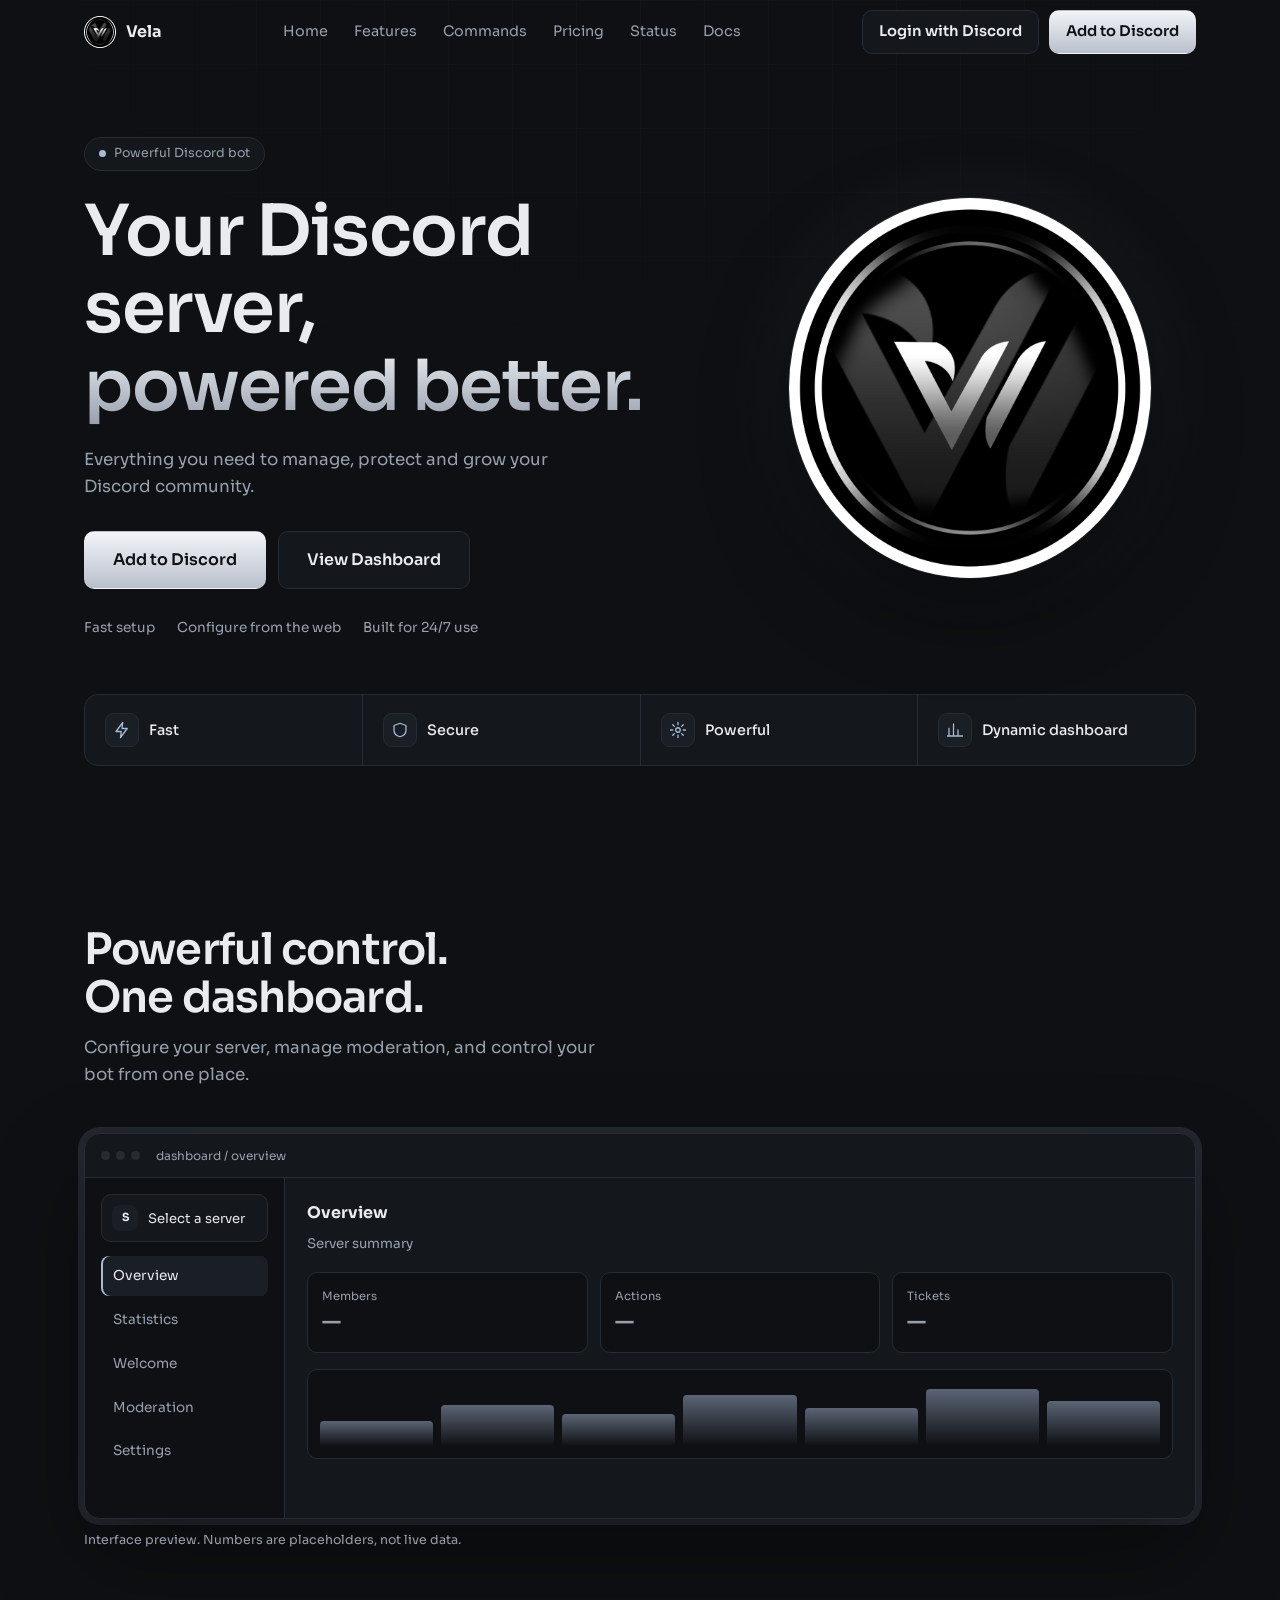
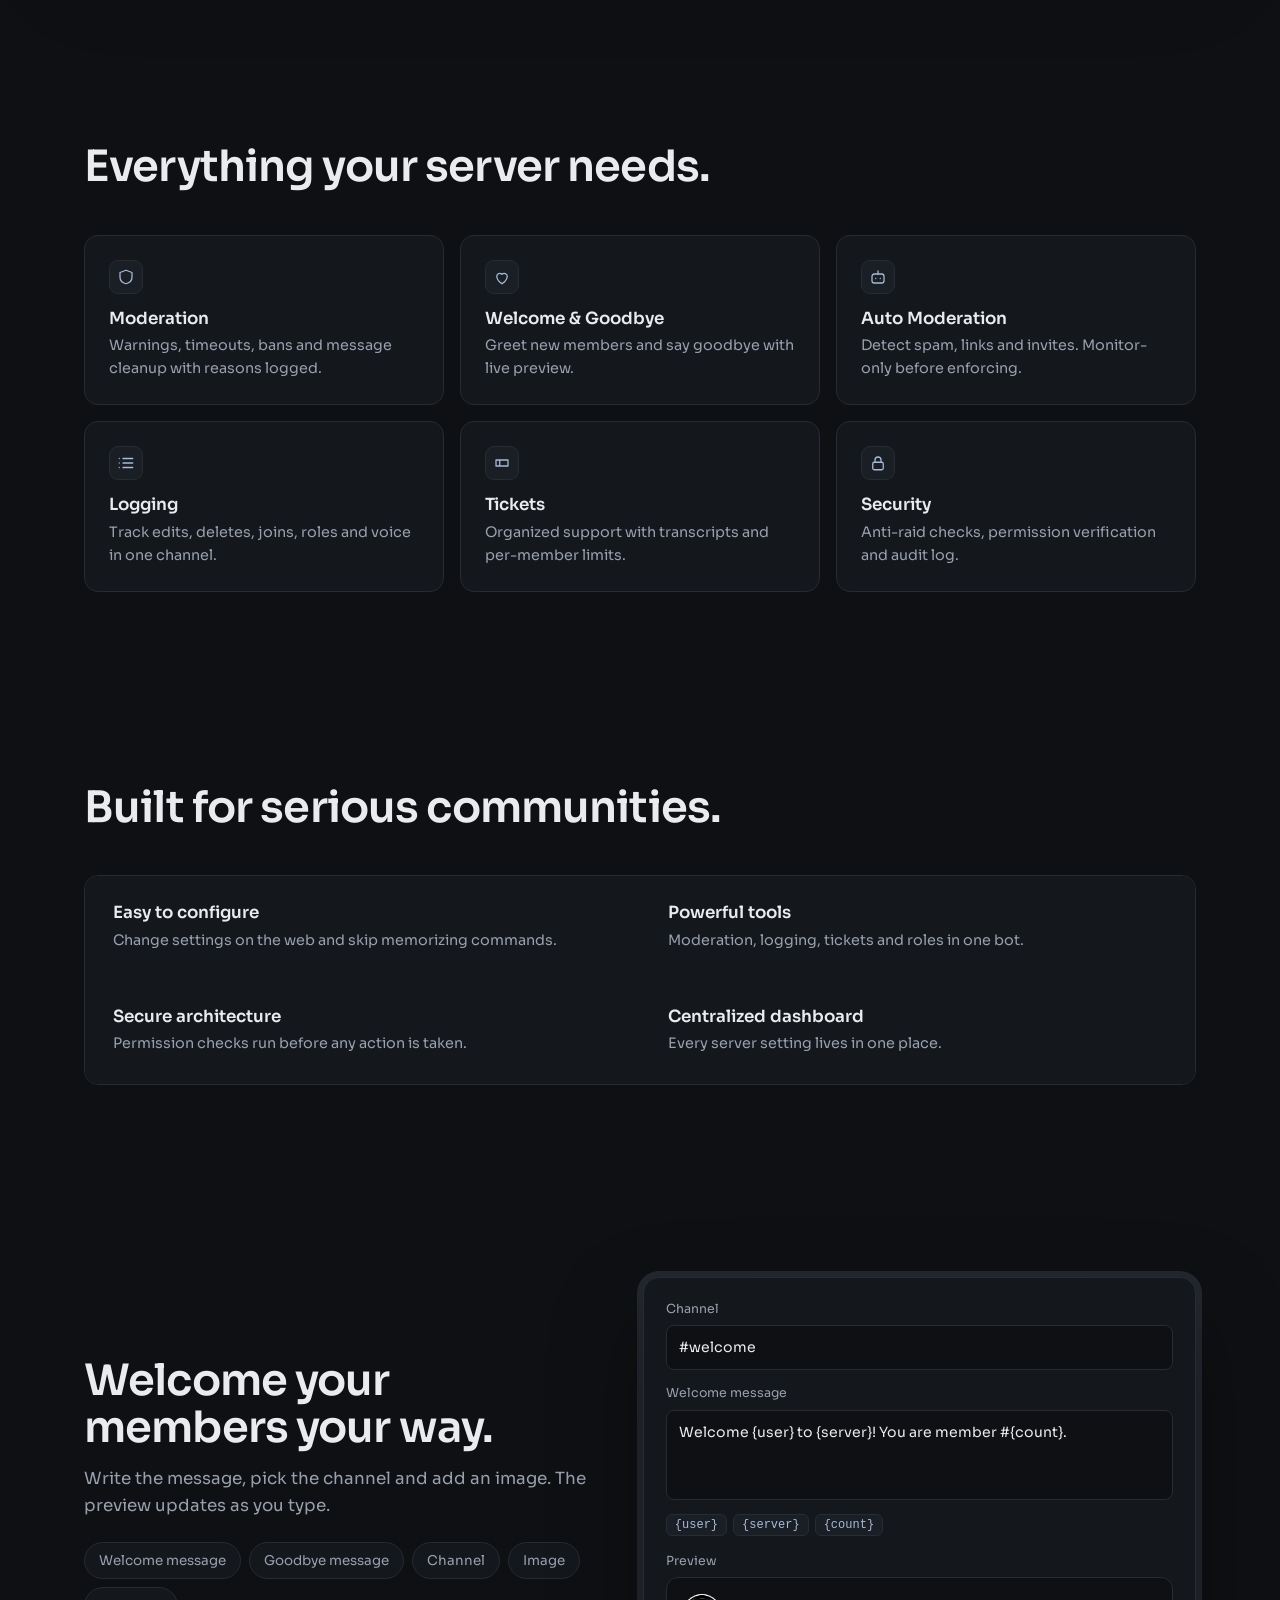
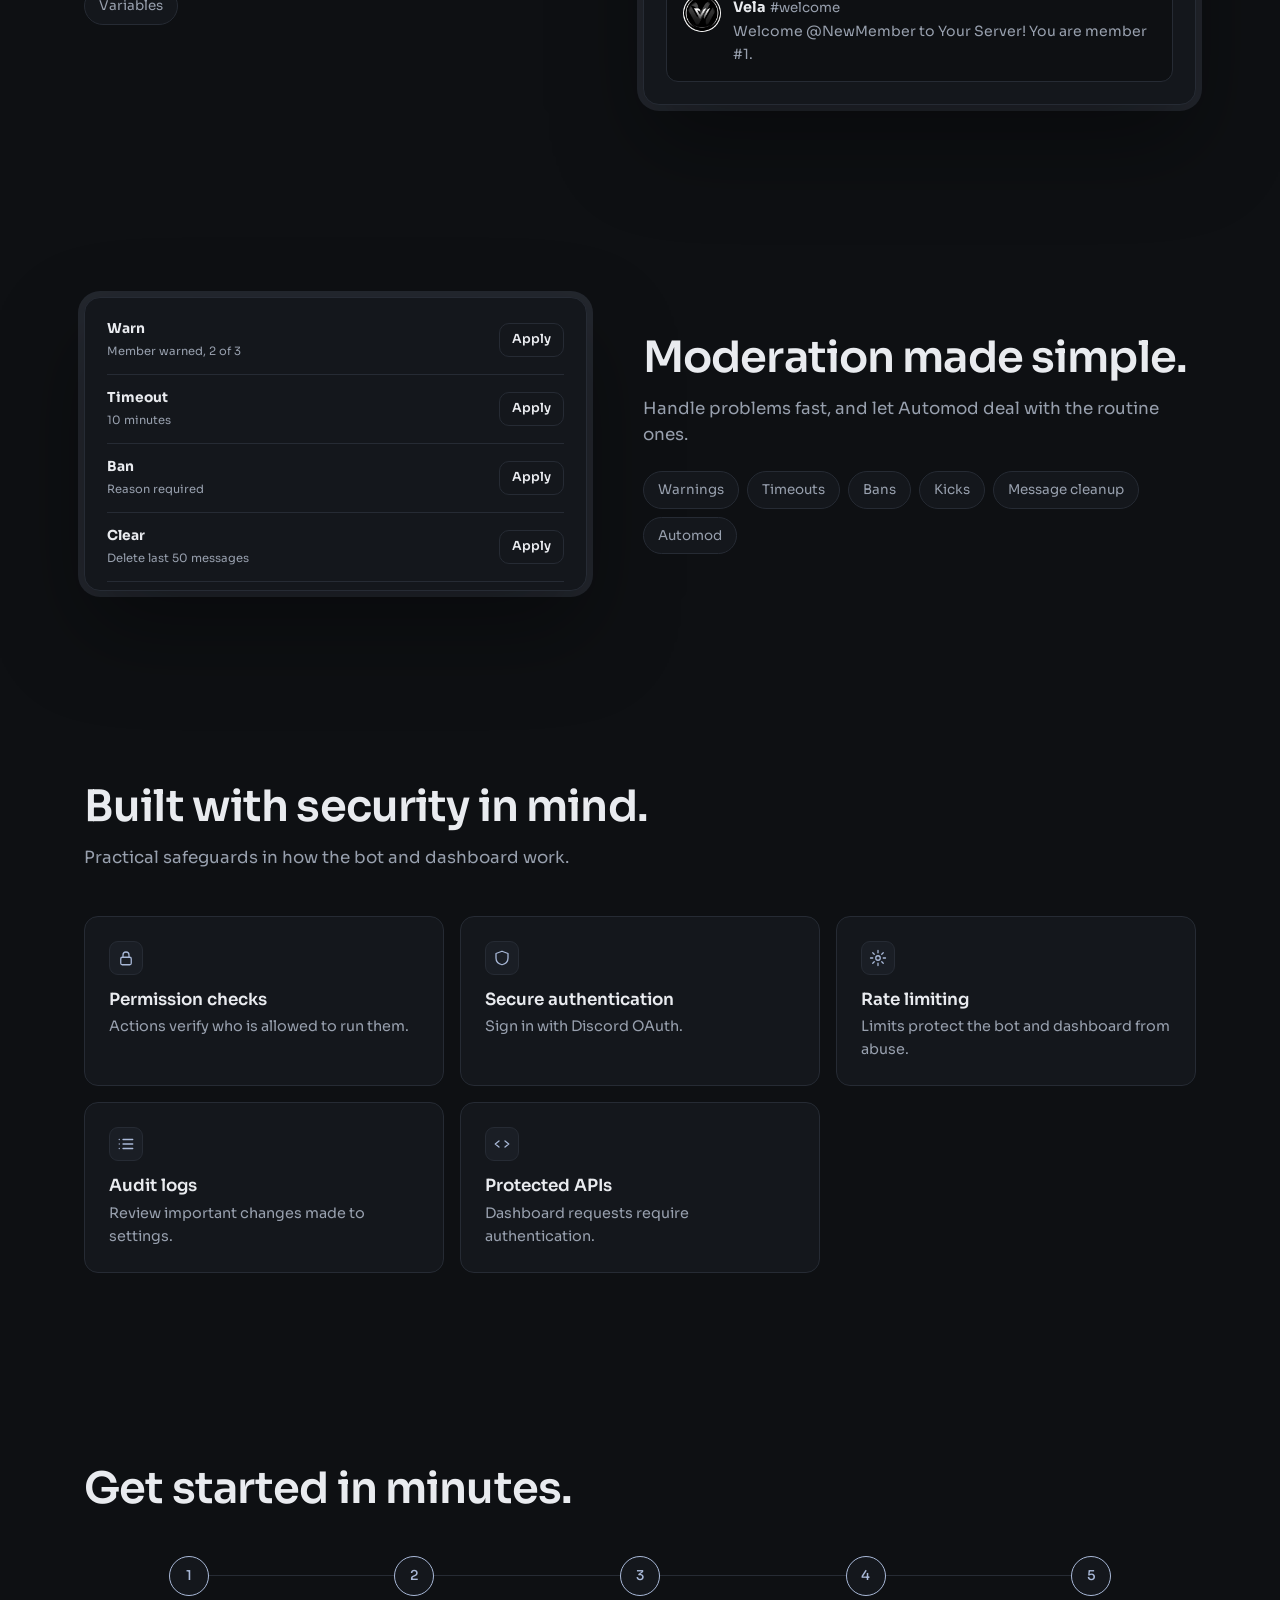
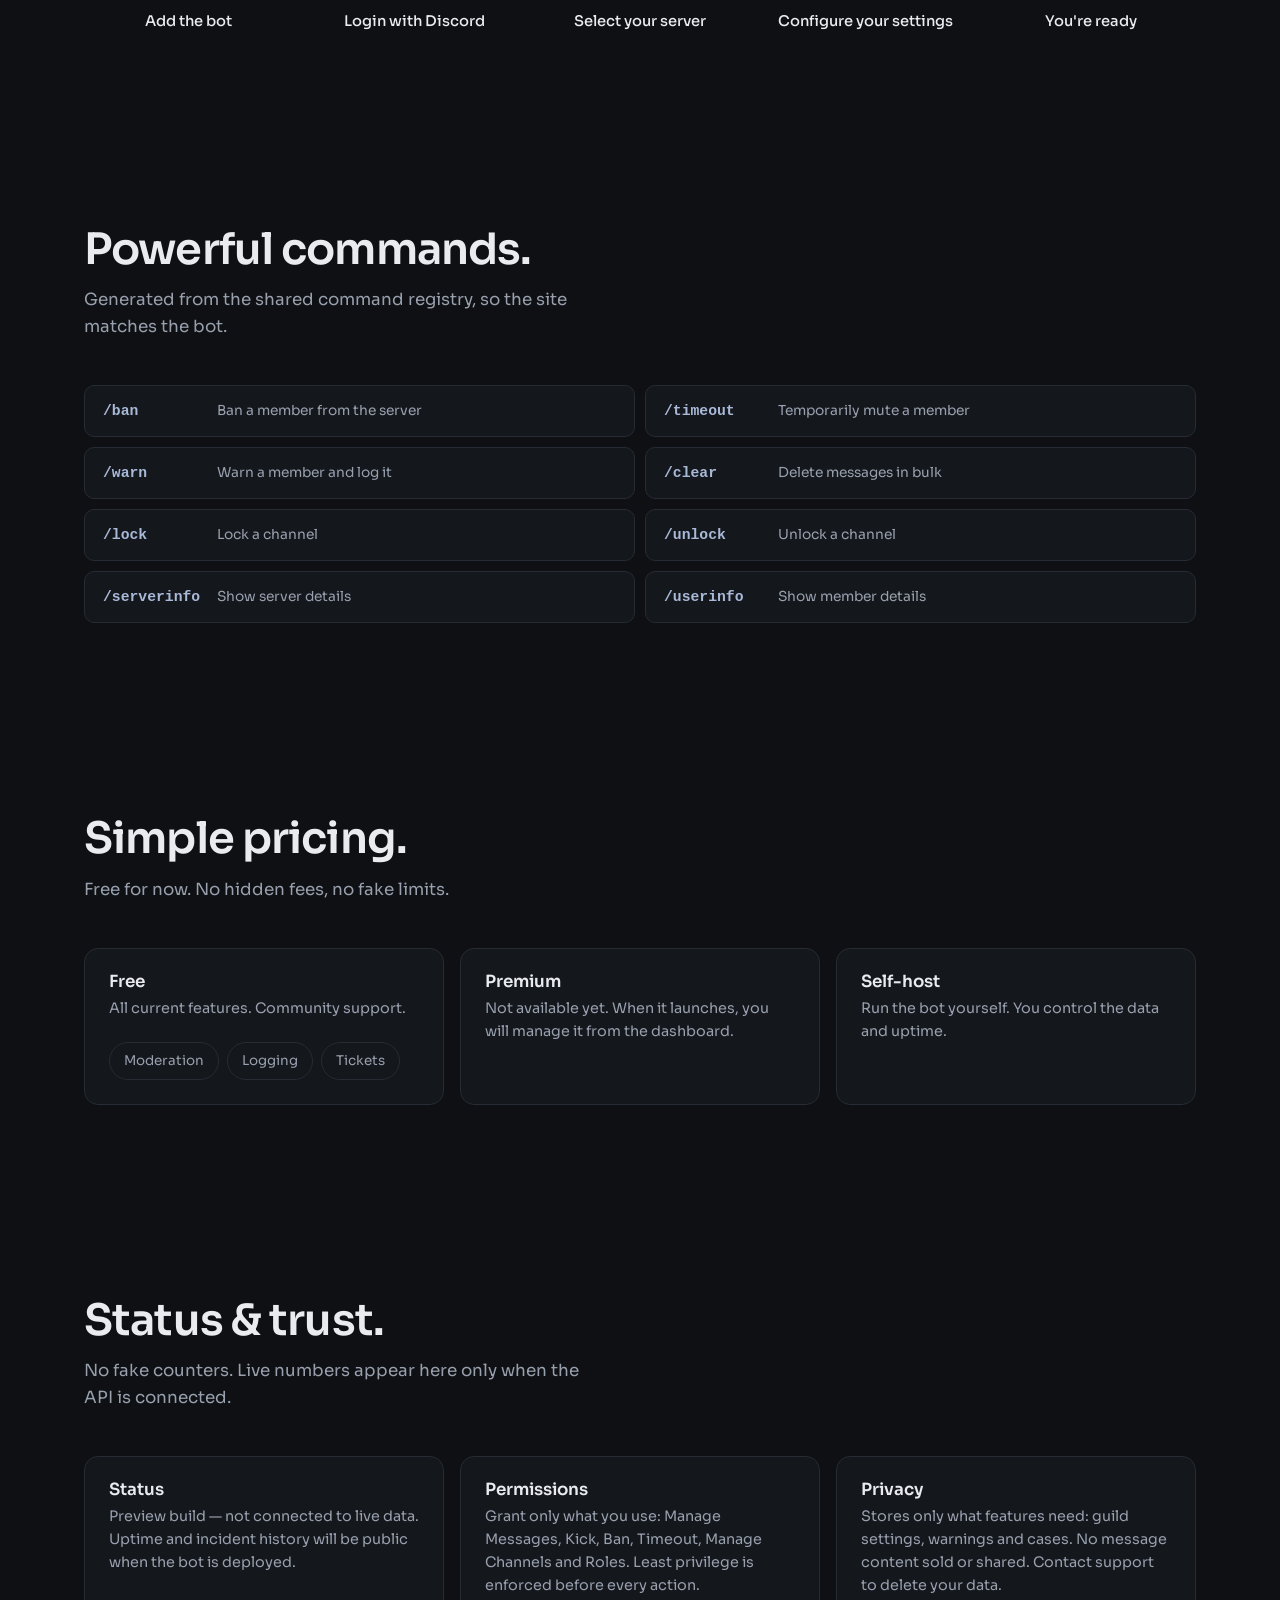
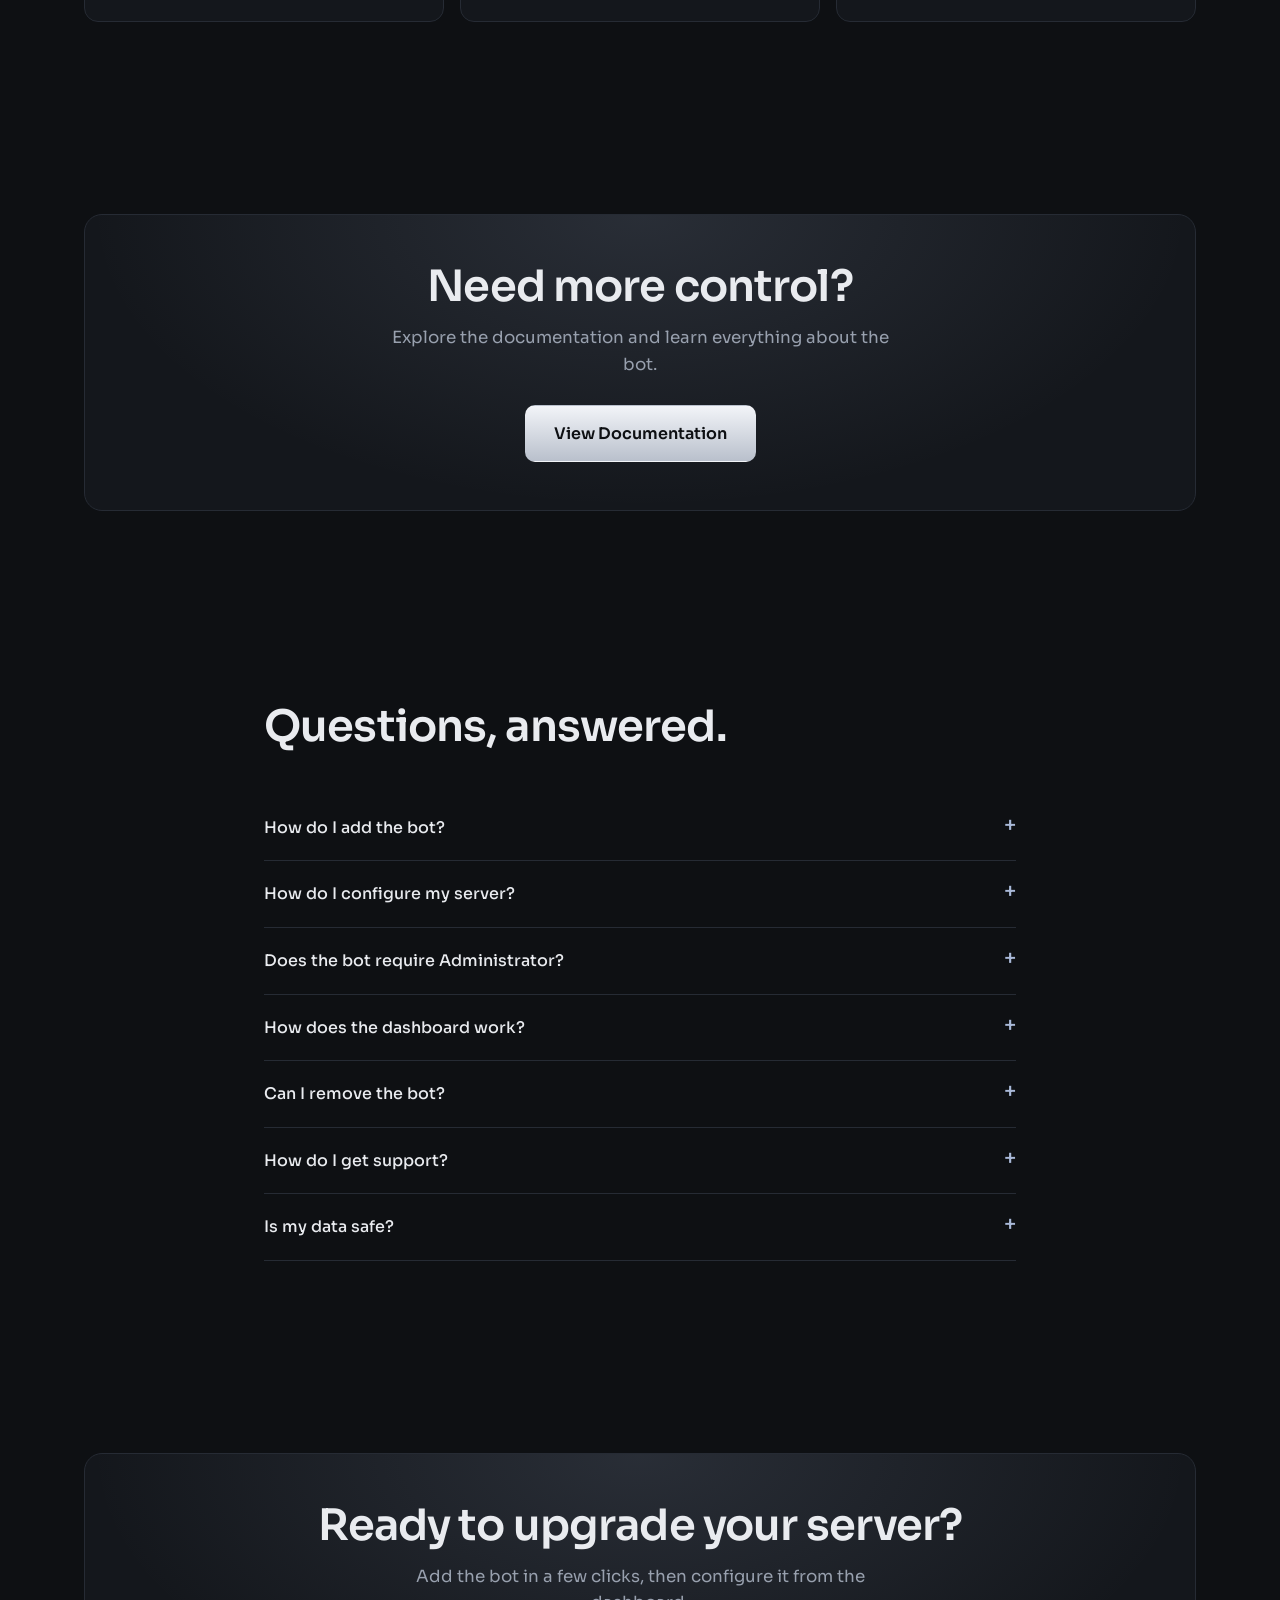
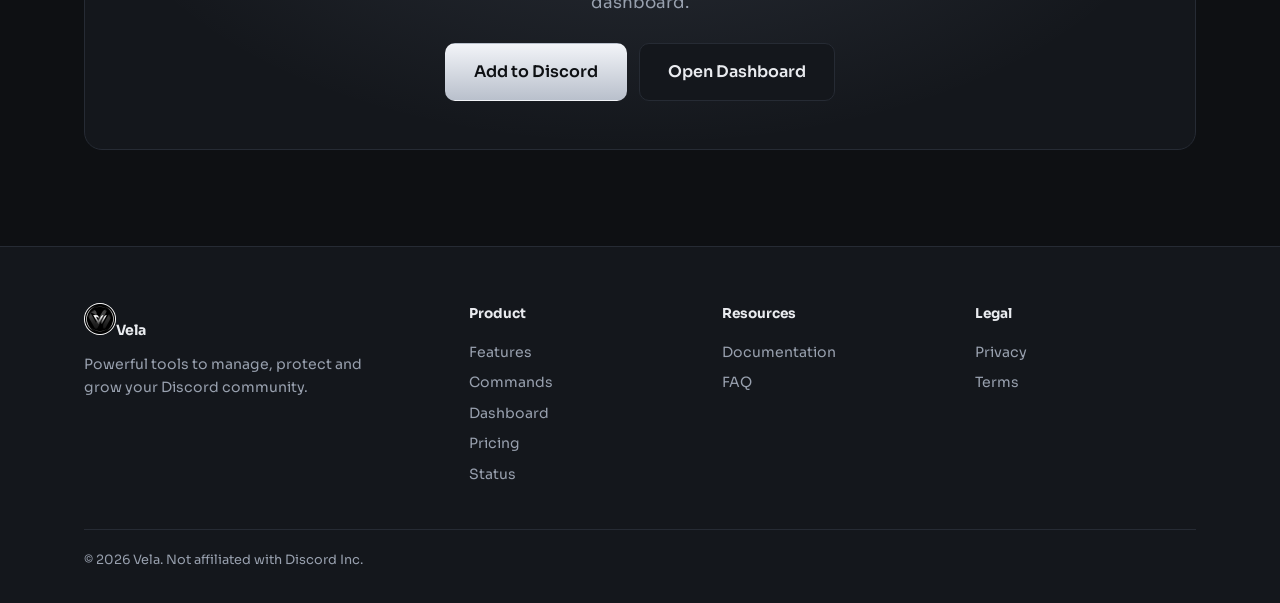
<file: index.html>
<!DOCTYPE html>
<html lang="en" dir="ltr" data-theme="brand">
<head>
<meta charset="utf-8">
<meta name="viewport" content="width=device-width, initial-scale=1, viewport-fit=cover">
<title>Vela — Powerful Discord Bot</title>
<meta name="description" content="Powerful tools to manage, protect and grow your Discord community.">
<meta property="og:title" content="Vela — Powerful Discord Bot"><meta property="og:description" content="Powerful tools to manage, protect and grow your Discord community."><meta property="og:type" content="website">
<meta name="twitter:card" content="summary_large_image">
<link rel="canonical" href="/">
<link rel="icon" href="[data-uri]">
<link rel="preconnect" href="https://fonts.googleapis.com"><link rel="preconnect" href="https://fonts.gstatic.com" crossorigin>
<link rel="stylesheet" href="https://fonts.googleapis.com/css2?family=Sora:wght@400;500;600;700&display=swap">
<style>
:root{--bg:#0e1013;--bg2:#14171c;--bg3:#1a1e25;--line:#262b34;--tx:#e9ebef;--mut:#98a0ae;--sil:#d9dde4;--acc:#a9b9d8;--glow:rgba(169,185,216,.14);color-scheme:dark}
:root[data-theme=light]{--bg:#f3f4f6;--bg2:#fff;--bg3:#eceef2;--line:#d8dce3;--tx:#12151a;--mut:#5b6472;--sil:#2a303a;--acc:#4a5f8c;--glow:rgba(74,95,140,.12);color-scheme:light}
@media(prefers-color-scheme:light){:root:not([data-theme=dark]){--bg:#f3f4f6;--bg2:#fff;--bg3:#eceef2;--line:#d8dce3;--tx:#12151a;--mut:#5b6472;--sil:#2a303a;--acc:#4a5f8c;--glow:rgba(74,95,140,.12);color-scheme:light}}
*{box-sizing:border-box;margin:0}
html{scroll-behavior:smooth;scroll-padding-top:72px}
body{font:400 16px/1.6 Sora,system-ui,-apple-system,"Segoe UI",Tahoma,sans-serif;background:var(--bg);color:var(--tx);overflow-x:hidden;padding-top:env(safe-area-inset-top,0)}
body:before{content:"";position:fixed;inset:0;z-index:-1;pointer-events:none;background:linear-gradient(var(--line) 1px,transparent 1px) 0 0/64px 64px,linear-gradient(90deg,var(--line) 1px,transparent 1px) 0 0/64px 64px;opacity:.25;mask:radial-gradient(ellipse 70% 50% at 50% 0,#000,transparent)}
a{color:inherit;text-decoration:none}
:focus-visible{outline:2px solid var(--acc);outline-offset:3px;border-radius:6px}
.w{max-width:1160px;margin:0 auto;padding:0 24px}
section{padding:96px 0}
h1,h2,h3{line-height:1.1;letter-spacing:-.02em;font-weight:600}
h1{font-size:clamp(2.4rem,6vw,4.4rem)}h2{font-size:clamp(1.8rem,4vw,2.7rem);margin-bottom:14px}h3{font-size:1.05rem;letter-spacing:0}
.lead{color:var(--mut);max-width:520px;font-size:1.05rem}
.head{margin-bottom:44px}
.btn{display:inline-flex;align-items:center;justify-content:center;gap:8px;padding:12px 22px;border-radius:10px;font-weight:600;font-size:.92rem;border:1px solid var(--line);background:var(--bg2);color:var(--tx);cursor:pointer;transition:transform .15s,border-color .15s,background .15s;font-family:inherit}
.btn:hover{border-color:var(--acc);transform:translateY(-1px)}.btn:active{transform:none}
.btn.p{background:linear-gradient(180deg,var(--btn-hi,#f2f4f8),var(--btn-lo,#b9c0cc));color:var(--color-primary-content,#0e1013);border-color:transparent}
.btn.p:hover{filter:brightness(1.06)}
.btn.lg{padding:15px 28px;font-size:1rem}
/* nav */
nav{position:sticky;top:0;z-index:50;transition:background .25s,border-color .25s,box-shadow .25s,backdrop-filter .25s;border-bottom:1px solid transparent}
nav.s{background:color-mix(in srgb,var(--bg) 82%,transparent);backdrop-filter:blur(10px);-webkit-backdrop-filter:blur(10px);border-color:var(--line);box-shadow:0 6px 24px rgba(0,0,0,.18)}
.nb{display:flex;align-items:center;justify-content:space-between;height:64px;gap:16px}
.brand{display:flex;align-items:center;gap:10px;font-weight:700}
.brand img{width:32px;height:32px;border-radius:50%}
.links{display:flex;gap:26px;font-size:.9rem;color:var(--mut)}
.links a:hover{color:var(--tx)}
.na{display:flex;gap:10px;align-items:center}.na .btn{padding:9px 16px}
.mb{display:none}
.drawer{position:fixed;inset:0 0 0 auto;width:min(320px,86vw);background:var(--bg2);border-left:1px solid var(--line);z-index:60;padding:24px;display:flex;flex-direction:column;gap:6px;transform:translateX(100%);transition:transform .25s;visibility:hidden}
.drawer.o{transform:none;visibility:visible}
.drawer a{padding:12px 4px;border-bottom:1px solid var(--line)}
.drawer .btn{margin-top:10px;border-bottom:1px solid var(--line)}
.scrim{position:fixed;inset:0;background:rgba(0,0,0,.5);z-index:55;opacity:0;pointer-events:none;transition:opacity .25s}.scrim.o{opacity:1;pointer-events:auto}
/* hero */
.hero{padding:72px 0 64px;position:relative}
.hg{display:grid;grid-template-columns:1.15fr .85fr;gap:48px;align-items:center}
.badge{display:inline-flex;gap:8px;align-items:center;padding:6px 14px;border:1px solid var(--line);border-radius:99px;font-size:.78rem;color:var(--mut);background:var(--bg2);margin-bottom:22px}
.badge i{width:7px;height:7px;border-radius:50%;background:var(--acc)}
.hero h1 span{display:block;background:linear-gradient(180deg,var(--tx),var(--mut));-webkit-background-clip:text;background-clip:text;color:transparent}
.hero p{margin:22px 0 30px}
.cta{display:flex;gap:12px;flex-wrap:wrap}
.mini{display:flex;gap:22px;flex-wrap:wrap;margin-top:28px;color:var(--mut);font-size:.85rem}
.logo{position:relative;display:grid;place-items:center}
.logo:before{content:"";position:absolute;width:120%;aspect-ratio:1;background:radial-gradient(circle,var(--glow),transparent 65%)}
.logo img{position:relative;width:min(380px,80%);border-radius:50%;box-shadow:0 30px 80px rgba(0,0,0,.5),0 0 0 1px var(--line)}
@media(prefers-reduced-motion:no-preference){.logo img{animation:fl 7s ease-in-out infinite}}
@keyframes fl{50%{transform:translateY(-8px)}}
.quick{display:grid;grid-template-columns:repeat(4,1fr);gap:1px;background:var(--line);border:1px solid var(--line);border-radius:14px;overflow:hidden;margin-top:56px}
.quick div{background:var(--bg2);padding:18px 20px;font-size:.9rem;font-weight:500;display:flex;gap:10px;align-items:center}
.ic{width:34px;height:34px;flex:none;border-radius:9px;background:var(--bg3);border:1px solid var(--line);display:grid;place-items:center;color:var(--acc)}
.ic svg{width:18px;height:18px;fill:none;stroke:currentColor;stroke-width:1.7;stroke-linecap:round;stroke-linejoin:round}
/* dashboard preview */
.frame{border:1px solid var(--line);border-radius:16px;background:var(--bg2);box-shadow:0 40px 90px rgba(0,0,0,.35),0 0 0 6px var(--glow);overflow:hidden}
.fbar{display:flex;gap:6px;padding:12px 16px;border-bottom:1px solid var(--line);align-items:center;font-size:.75rem;color:var(--mut)}
.fbar i{width:9px;height:9px;border-radius:50%;background:var(--line)}
.scroll{overflow-x:auto}
.dash{display:grid;grid-template-columns:200px 1fr;min-width:720px;min-height:340px;direction:ltr}
.side{border-right:1px solid var(--line);padding:16px;display:flex;flex-direction:column;gap:4px;background:var(--bg)}
.sel{display:flex;gap:10px;align-items:center;padding:10px;border:1px solid var(--line);border-radius:10px;font-size:.82rem;margin-bottom:10px;background:var(--bg2)}
.sel b{width:26px;height:26px;border-radius:8px;background:var(--bg3);display:grid;place-items:center;font-size:.7rem}
.tab{all:unset;cursor:pointer;padding:9px 12px;border-radius:8px;font-size:.85rem;color:var(--mut);transition:background .15s,color .15s}
.tab:hover{background:var(--bg3);color:var(--tx)}
.tab[aria-selected=true]{background:var(--bg3);color:var(--tx);box-shadow:inset 2px 0 var(--acc)}
.pane{padding:22px;display:none}.pane.o{display:block}
.pane h4{font-size:1rem;margin-bottom:4px}.pane small{color:var(--mut)}
.stats{display:grid;grid-template-columns:repeat(3,1fr);gap:12px;margin:16px 0}
.stat{border:1px solid var(--line);border-radius:10px;padding:14px;background:var(--bg)}
.stat em{display:block;font-style:normal;color:var(--mut);font-size:.72rem}
.stat b{font-size:1.3rem;color:var(--mut)}
.bars{display:flex;gap:8px;align-items:flex-end;height:90px;border:1px solid var(--line);border-radius:10px;padding:12px;background:var(--bg)}
.bars i{flex:1;background:linear-gradient(var(--acc),transparent);opacity:.5;border-radius:4px 4px 0 0}
.row{display:flex;justify-content:space-between;align-items:center;padding:12px 0;border-bottom:1px solid var(--line);font-size:.86rem;gap:12px}
.tg{all:unset;box-sizing:border-box;width:36px;height:20px;min-width:44px;min-height:26px;border-radius:99px;background:var(--acc);position:relative;flex:none;cursor:default}
.tg:after{content:"";position:absolute;top:3px;right:3px;width:14px;height:14px;border-radius:50%;background:var(--bg)}
.tg:after{content:"";position:absolute;top:3px;right:3px;width:14px;height:14px;border-radius:50%;background:var(--bg)}
.tg.off{background:var(--line)}.tg.off:after{right:auto;left:3px;background:var(--mut)}
.note{font-size:.78rem;color:var(--mut);margin-top:12px}
/* grids */
.g3{display:grid;grid-template-columns:repeat(3,1fr);gap:16px}
.card{border:1px solid var(--line);border-radius:14px;padding:24px;background:var(--bg2);transition:border-color .2s,transform .2s,box-shadow .2s}
.card:hover{border-color:var(--acc);transform:translateY(-3px);box-shadow:0 12px 40px var(--glow)}
.card .ic{margin-bottom:16px}.card p{color:var(--mut);font-size:.9rem;margin-top:6px}
.split{display:grid;grid-template-columns:1fr 1.1fr;gap:56px;align-items:center}
.why{display:grid;grid-template-columns:repeat(2,1fr);gap:0;border:1px solid var(--line);border-radius:14px;overflow:hidden}
.why div{padding:28px;background:var(--bg2);border:0 solid var(--line);border-width:0 1px 1px 0;margin:0 -1px -1px 0}
.why p{color:var(--mut);font-size:.9rem;margin-top:6px}
.vars{display:flex;flex-wrap:wrap;gap:6px;margin-top:8px}
.vars code{font:500 .75rem ui-monospace,Menlo,monospace;padding:3px 8px;border-radius:6px;background:var(--bg3);border:1px solid var(--line);cursor:pointer;color:var(--acc)}
.field{display:block;margin-bottom:14px;font-size:.78rem;color:var(--mut)}
.field input,.field textarea{display:block;width:100%;margin-top:6px;padding:10px 12px;border-radius:8px;border:1px solid var(--line);background:var(--bg);color:var(--tx);font:inherit;font-size:.88rem;resize:none}
.wp{border:1px solid var(--line);border-radius:12px;padding:16px;background:var(--bg);margin-top:4px;display:flex;gap:12px;align-items:flex-start}
.wp img{width:38px;height:38px;border-radius:50%}
.wp b{font-size:.9rem}.wp p{font-size:.88rem;color:var(--mut);white-space:pre-wrap;word-break:break-word}
.chips{display:flex;flex-wrap:wrap;gap:8px;margin-top:22px}
.chips span{padding:7px 14px;border:1px solid var(--line);border-radius:99px;font-size:.84rem;color:var(--mut);background:var(--bg2)}
.steps{display:grid;grid-template-columns:repeat(5,1fr);gap:16px;counter-reset:s;position:relative}
.steps:before{content:"";position:absolute;top:19px;left:8%;right:8%;height:1px;background:var(--line)}
.step{position:relative;text-align:center;font-weight:500;font-size:.92rem}
.step:before{counter-increment:s;content:counter(s);display:grid;place-items:center;width:38px;height:38px;margin:0 auto 14px;border-radius:50%;background:var(--bg2);border:1px solid var(--acc);color:var(--acc);font-size:.85rem;position:relative}
.cmds{display:grid;grid-template-columns:repeat(2,1fr);gap:10px}
.cmd{display:flex;gap:14px;align-items:baseline;padding:14px 18px;border:1px solid var(--line);border-radius:10px;background:var(--bg2);transition:border-color .2s}
.cmd:hover{border-color:var(--acc)}
.cmd code{font:600 .92rem ui-monospace,Menlo,monospace;color:var(--acc);min-width:100px}.cmd span{color:var(--mut);font-size:.86rem}
.band{border:1px solid var(--line);border-radius:18px;padding:48px;background:radial-gradient(ellipse at 50% 0,var(--glow),transparent 70%),var(--bg2);text-align:center}
.band .lead{margin:0 auto 26px}
details{border-bottom:1px solid var(--line)}
summary{list-style:none;cursor:pointer;padding:20px 0;font-weight:500;display:flex;justify-content:space-between;gap:16px}
summary::-webkit-details-marker{display:none}
summary:after{content:"+";color:var(--acc);transition:transform .2s;font-size:1.3rem;line-height:1}
details[open] summary:after{transform:rotate(45deg)}
details p{color:var(--mut);padding:0 0 20px;max-width:680px;animation:dn .25s}
@keyframes dn{from{opacity:0;transform:translateY(-4px)}}
footer{border-top:1px solid var(--line);padding:56px 0 32px;background:var(--bg2)}
.fg{display:grid;grid-template-columns:1.6fr 1fr 1fr 1fr;gap:32px}
.fg h5{font-size:.85rem;margin-bottom:12px}.fg a{display:block;color:var(--mut);font-size:.88rem;padding:4px 0}.fg a:hover{color:var(--tx)}
.fg p{color:var(--mut);font-size:.88rem;margin-top:12px;max-width:280px}
.copy{margin-top:40px;padding-top:20px;border-top:1px solid var(--line);color:var(--mut);font-size:.8rem}
.rv{opacity:0;transform:translateY(8px);transition:opacity .25s cubic-bezier(.4,0,.2,1),transform .25s cubic-bezier(.4,0,.2,1)}.rv.in{opacity:1;transform:none}
/* loader */
#ld{position:fixed;inset:0;z-index:100;display:grid;place-content:center;justify-items:center;gap:22px;background:var(--bg);transition:opacity .5s,visibility .5s}
#ld.x{opacity:0;visibility:hidden}
#ld img{width:96px;height:96px;border-radius:50%;box-shadow:0 0 60px var(--glow),0 0 0 1px var(--line);animation:pl 1.6s ease-in-out infinite}
#ld i{width:160px;height:2px;background:var(--line);border-radius:2px;overflow:hidden;position:relative}
#ld i b{position:absolute;inset:0;width:100%;background:var(--acc);transform:scaleX(0);transform-origin:left}
#ld span{font:600 .9rem ui-monospace,Menlo,monospace;color:var(--mut);font-variant-numeric:tabular-nums}
@keyframes pl{50%{transform:scale(1.05);box-shadow:0 0 90px var(--glow),0 0 0 1px var(--acc)}}
body.ld{overflow:hidden}
@media(prefers-reduced-motion:reduce){*{animation:none!important;transition:none!important;scroll-behavior:auto!important}.rv{opacity:1;transform:none}}
@media(max-width:960px){.links,.na .btn.hd{display:none}.mb{display:inline-flex}.hg,.split{grid-template-columns:1fr}.logo{order:-1}.logo img{width:200px}.g3{grid-template-columns:repeat(2,1fr)}.quick{grid-template-columns:repeat(2,1fr)}.steps{grid-template-columns:1fr;text-align:left}.steps:before{display:none}.step{display:flex;gap:14px;align-items:center}.step:before{margin:0}.fg{grid-template-columns:1fr 1fr}}
@media(max-width:600px){section{padding:64px 0}.g3,.cmds,.why{grid-template-columns:1fr}.cta .btn{width:100%}.band{padding:32px 20px}.fg{grid-template-columns:1fr}.na .lg2{display:none}}
</style>
<!-- Brand theme: single source of truth (exact Vela HEX, daisyUI-ready) -->
<link rel="stylesheet" href="./brand-theme.css">
</head>
<body class="ld">
<div id="ld" role="status" aria-label="Loading"><img alt="" width="96" height="96"><i><b id="lb"></b></i><span id="lp">0%</span></div>
<noscript><style>#ld{display:none}body.ld{overflow:auto}.rv{opacity:1;transform:none}</style></noscript>
<a href="#main" class="btn" style="position:absolute;left:-999px" onfocus="this.style.left='8px'" onblur="this.style.left='-999px'">Skip to content</a>
<nav id="nav"><div class="w nb">
<a class="brand" href="#home"><img src="[data-uri]" alt="Vela logo" width="32" height="32"><span class="bn">Vela</span></a>
<div class="links" id="links"></div>
<div class="na"><a class="btn hd lg2" href="#">Login with Discord</a><a class="btn p hd" href="#">Add to Discord</a>
<button class="btn mb" id="mb" aria-label="Open menu" aria-expanded="false" aria-controls="dr">Menu</button></div></div></nav>
<div class="scrim" id="sc"></div>
<aside class="drawer" id="dr" aria-label="Mobile navigation"></aside>

<main id="main">
<header class="hero" id="home"><div class="w hg">
<div><span class="badge"><i></i>Powerful Discord bot</span>
<h1>Your Discord server,<span>powered better.</span></h1>
<p class="lead">Everything you need to manage, protect and grow your Discord community.</p>
<div class="cta"><a class="btn p lg" href="#">Add to Discord</a><a class="btn lg" href="#dashboard">View Dashboard</a></div>
<div class="mini"><span>Fast setup</span><span>Configure from the web</span><span>Built for 24/7 use</span></div></div>
<div class="logo"><img src="[data-uri]" alt="Vela bot logo" width="380" height="380"></div></div>
<div class="w"><div class="quick" id="quick"></div></div></header>

<section id="preview"><div class="w"><div class="head rv"><h2>Powerful control.<br>One dashboard.</h2><p class="lead">Configure your server, manage moderation, and control your bot from one place.</p></div>
<div class="frame rv"><div class="fbar"><i></i><i></i><i></i><span style="margin-left:10px">dashboard / overview</span></div>
<div class="scroll"><div class="dash" data-dash>
<div class="side" role="tablist" aria-label="Dashboard preview"><div class="sel"><b>S</b>Select a server</div></div>
<div class="panes"></div></div></div></div>
<p class="note">Interface preview. Numbers are placeholders, not live data.</p></div></section>

<section id="features"><div class="w"><div class="head rv"><h2>Everything your server needs.</h2></div><div class="g3 rv" id="fg"></div></div></section>

<section><div class="w"><div class="head rv"><h2>Built for serious communities.</h2></div>
<div class="why rv"><div><h3>Easy to configure</h3><p>Change settings on the web and skip memorizing commands.</p></div><div><h3>Powerful tools</h3><p>Moderation, logging, tickets and roles in one bot.</p></div><div><h3>Secure architecture</h3><p>Permission checks run before any action is taken.</p></div><div><h3>Centralized dashboard</h3><p>Every server setting lives in one place.</p></div></div></div></section>

<section id="welcome"><div class="w split">
<div class="rv"><h2>Welcome your members your way.</h2><p class="lead">Write the message, pick the channel and add an image. The preview updates as you type.</p>
<div class="chips"><span>Welcome message</span><span>Goodbye message</span><span>Channel</span><span>Image</span><span>Variables</span></div></div>
<div class="frame rv" style="padding:22px">
<label class="field">Channel<input value="#welcome" id="wch"></label>
<label class="field">Welcome message<textarea id="wm" rows="3">Welcome {user} to {server}! You are member #{count}.</textarea></label>
<div class="vars" id="vars" aria-label="Insert variable"></div>
<p class="field" style="margin:16px 0 6px">Preview</p>
<div class="wp"><img src="[data-uri]" alt=""><div><b><span id="pn">Vela</span></b> <small style="color:var(--mut)" id="pc">#welcome</small><p id="pv"></p></div></div></div></div></section>

<section id="moderation"><div class="w split">
<div class="frame rv" data-mod style="padding:8px 22px"></div>
<div class="rv"><h2>Moderation made simple.</h2><p class="lead">Handle problems fast, and let Automod deal with the routine ones.</p>
<div class="chips"><span>Warnings</span><span>Timeouts</span><span>Bans</span><span>Kicks</span><span>Message cleanup</span><span>Automod</span></div></div></div></section>

<section id="security"><div class="w"><div class="head rv"><h2>Built with security in mind.</h2><p class="lead">Practical safeguards in how the bot and dashboard work.</p></div><div class="g3 rv" id="sg"></div></div></section>

<section><div class="w"><div class="head rv"><h2>Get started in minutes.</h2></div><div class="steps rv" id="st"></div></div></section>

<section id="commands"><div class="w"><div class="head rv"><h2>Powerful commands.</h2><p class="lead">Generated from the shared command registry, so the site matches the bot.</p></div><div class="cmds rv" id="cm"></div></div></section>

<section id="pricing"><div class="w"><div class="head rv"><h2>Simple pricing.</h2><p class="lead">Free for now. No hidden fees, no fake limits.</p></div><div class="g3 rv"><div class="card"><h3>Free</h3><p>All current features. Community support.</p><div class="chips"><span>Moderation</span><span>Logging</span><span>Tickets</span></div></div><div class="card"><h3>Premium</h3><p>Not available yet. When it launches, you will manage it from the dashboard.</p></div><div class="card"><h3>Self-host</h3><p>Run the bot yourself. You control the data and uptime.</p></div></div></div></section>

<section id="status"><div class="w"><div class="head rv"><h2>Status & trust.</h2><p class="lead">No fake counters. Live numbers appear here only when the API is connected.</p></div><div class="g3 rv"><div class="card"><h3>Status</h3><p>Preview build — not connected to live data. Uptime and incident history will be public when the bot is deployed.</p></div><div class="card"><h3>Permissions</h3><p>Grant only what you use: Manage Messages, Kick, Ban, Timeout, Manage Channels and Roles. Least privilege is enforced before every action.</p></div><div class="card"><h3>Privacy</h3><p>Stores only what features need: guild settings, warnings and cases. No message content sold or shared. Contact support to delete your data.</p></div></div></div></section>

<section id="documentation"><div class="w"><div class="band rv"><h2>Need more control?</h2><p class="lead">Explore the documentation and learn everything about the bot.</p><a class="btn p lg" href="#commands">View Documentation</a></div></div></section>

<section id="faq"><div class="w" style="max-width:800px"><div class="head rv"><h2>Questions, answered.</h2></div><div class="rv" id="fq"></div></div></section>

<section><div class="w"><div class="band rv"><h2>Ready to upgrade your server?</h2><p class="lead">Add the bot in a few clicks, then configure it from the dashboard.</p><div class="cta" style="justify-content:center"><a class="btn p lg" href="#">Add to Discord</a><a class="btn lg" href="#">Open Dashboard</a></div></div></div></section>
</main>

<footer><div class="w"><div class="fg">
<div><a class="brand" href="#home" style="padding:0"><img src="[data-uri]" alt="Vela logo" width="32" height="32"><span class="bn" style="color:var(--tx)">Vela</span></a><p>Powerful tools to manage, protect and grow your Discord community.</p></div>
<div><h5>Product</h5><a href="#features">Features</a><a href="#commands">Commands</a><a href="#dashboard">Dashboard</a><a href="#pricing">Pricing</a><a href="#status">Status</a></div>
<div><h5>Resources</h5><a href="#documentation">Documentation</a><a href="#faq">FAQ</a></div>
<div><h5>Legal</h5><a href="#status">Privacy</a><a href="#status">Terms</a></div></div>
<p class="copy">© 2026 Vela. Not affiliated with Discord Inc.</p></div></footer>

<script>
/* ===== CONFIG: replace with real values ===== */
const CFG={name:"Vela",invite:"#",login:"#",dashboard:"#",docs:"#",support:"#"};
/* Command registry: replace with the shared registry used by the bot and docs */
const COMMANDS=[["/ban","Ban a member from the server"],["/timeout","Temporarily mute a member"],["/warn","Warn a member and log it"],["/clear","Delete messages in bulk"],["/lock","Lock a channel"],["/unlock","Unlock a channel"],["/serverinfo","Show server details"],["/userinfo","Show member details"]];
const P={shield:'<path d="M12 3l8 3v6c0 5-3.5 8-8 9-4.5-1-8-4-8-9V6z"/>',bolt:'<path d="M13 2L4 14h7l-1 8 9-12h-7z"/>',gear:'<circle cx="12" cy="12" r="3"/><path d="M12 2v3M12 19v3M2 12h3M19 12h3M5 5l2 2M17 17l2 2M19 5l-2 2M7 17l-2 2"/>',chart:'<path d="M4 20V10M10 20V4M16 20v-8M22 20H2"/>',hand:'<path d="M12 21s-7-4.5-7-10a4 4 0 017-2.5A4 4 0 0119 11c0 5.500-7 10-7 10z"/>',bot:'<rect x="4" y="8" width="16" height="12" rx="3"/><path d="M12 4v4M9 14h.01M15 14h.01"/>',list:'<path d="M8 6h13M8 12h13M8 18h13M3 6h.01M3 12h.01M3 18h.01"/>',tick:'<path d="M4 8h16v8H4zM9 8v8"/>',tag:'<path d="M20 12l-8 8-9-9V3h8z"/>',code:'<path d="M8 8l-5 4 5 4M16 8l5 4-5 4"/>',gift:'<path d="M3 9h18v4H3zM5 13v8h14v-8M12 9v12M12 9c-3 0-4-4-1-4 2 0 1 4 1 4zm0 0c3 0 4-4 1-4-2 0-1 4-1 4z"/>',lock:'<rect x="5" y="11" width="14" height="10" rx="2"/><path d="M8 11V8a4 4 0 018 0v3"/>'};
const ic=k=>`<span class="ic"><svg viewBox="0 0 24 24" aria-hidden="true">${P[k]}</svg></span>`;
const $=s=>document.querySelector(s);
document.querySelectorAll(".bn").forEach(e=>e.textContent=CFG.name);
const nav=[["Home","#home"],["Features","#features"],["Commands","#commands"],["Pricing","#pricing"],["Status","#status"],["Docs","#documentation"]];
$("#links").innerHTML=nav.map(n=>`<a href="${n[1]}">${n[0]}</a>`).join("");
$("#dr").innerHTML=nav.map(n=>`<a href="${n[1]}">${n[0]}</a>`).join("")+`<a class="btn" href="${CFG.login}">Login with Discord</a><a class="btn p" href="${CFG.invite}">Add to Discord</a>`;
document.querySelectorAll('a.btn.p[href="#"]').forEach(a=>{if(/Add to/.test(a.textContent))a.href=CFG.invite});
$("#quick").innerHTML=[["bolt","Fast"],["shield","Secure"],["gear","Powerful"],["chart","Dynamic dashboard"]].map(x=>`<div>${ic(x[0])}${x[1]}</div>`).join("");
const F=[["shield","Moderation","Warnings, timeouts, bans and message cleanup with reasons logged."],["hand","Welcome & Goodbye","Greet new members and say goodbye with live preview."],["bot","Auto Moderation","Detect spam, links and invites. Monitor-only before enforcing."],["list","Logging","Track edits, deletes, joins, roles and voice in one channel."],["tick","Tickets","Organized support with transcripts and per-member limits."],["lock","Security","Anti-raid checks, permission verification and audit log."]];
$("#fg").innerHTML=F.map(f=>`<div class="card">${ic(f[0])}<h3>${f[1]}</h3><p>${f[2]}</p></div>`).join("");
$("#sg").innerHTML=[["lock","Permission checks","Actions verify who is allowed to run them."],["shield","Secure authentication","Sign in with Discord OAuth."],["gear","Rate limiting","Limits protect the bot and dashboard from abuse."],["list","Audit logs","Review important changes made to settings."],["code","Protected APIs","Dashboard requests require authentication."]].map(f=>`<div class="card">${ic(f[0])}<h3>${f[1]}</h3><p>${f[2]}</p></div>`).join("");
$("#st").innerHTML=["Add the bot","Login with Discord","Select your server","Configure your settings","You're ready"].map(s=>`<div class="step">${s}</div>`).join("");
$("#cm").innerHTML=COMMANDS.map(c=>`<div class="cmd"><code>${c[0]}</code><span>${c[1]}</span></div>`).join("");
$("#fq").innerHTML=[["How do I add the bot?","Click Add to Discord, choose your server and approve only the permissions you need."],["How do I configure my server?","Log in to the dashboard, select your server and change its settings. Use search (Ctrl+K) if you cannot find an option."],["Does the bot require Administrator?","No. Grant only the permissions the features you use need. See the Status section for the list."],["How does the dashboard work?","You sign in with Discord and manage only the servers where you have Manage Server permission."],["Can I remove the bot?","Yes. Kick it from your server at any time. Ask support to delete stored settings."],["How do I get support?","Use the Support link in the footer. Real response times will be published with the status page."],["Is my data safe?","The bot stores only guild settings, warnings and cases. See the Privacy card above. No data is sold."]].map(q=>`<details><summary>${q[0]}</summary><p>${q[1]}</p></details>`).join("");
/* dashboard preview */
const bars=[40,65,50,80,60,90,70].map(h=>`<i style="height:${h}%"></i>`).join("");
const tg=(l,on)=>`<div class="row"><span>${l}</span><button type="button" class="tg${on?"":" off"}" role="switch" aria-checked="${on}" aria-label="${l}" disabled></button></div>`;
const D={Overview:`<h4>Overview</h4><small>Server summary</small><div class="stats"><div class="stat"><em>Members</em><b>—</b></div><div class="stat"><em>Actions</em><b>—</b></div><div class="stat"><em>Tickets</em><b>—</b></div></div><div class="bars">${bars}</div>`,
Statistics:`<h4>Statistics</h4><small>Activity over time</small><div class="bars" style="height:160px;margin-top:16px">${bars}${bars}</div>`,
Welcome:`<h4>Welcome</h4><small>Greet new members</small>${tg("Enable welcome message",1)}${tg("Send image",0)}${tg("Goodbye message",1)}`,
Moderation:`<h4>Moderation</h4><small>Rules and automation</small>${tg("Automod",1)}${tg("Log moderation actions",1)}${tg("Warn before timeout",0)}`,
Settings:`<h4>Settings</h4><small>General options</small>${tg("Language",1)}${tg("Slash commands only",0)}`};
const dash=$("[data-dash]"),side=dash.querySelector(".side"),panes=dash.querySelector(".panes");
Object.keys(D).forEach((k,i)=>{const b=document.createElement("button");b.className="tab";b.role="tab";b.textContent=k;b.setAttribute("aria-selected",i==0);b.onclick=()=>sel(k);side.appendChild(b);const p=document.createElement("div");p.className="pane"+(i?"":" o");p.dataset.k=k;p.role="tabpanel";p.innerHTML=D[k];panes.appendChild(p)});
function sel(k){side.querySelectorAll(".tab").forEach(t=>t.setAttribute("aria-selected",t.textContent==k));panes.querySelectorAll(".pane").forEach(p=>p.classList.toggle("o",p.dataset.k==k))}
$("#preview .frame").id="dashboard";
/* moderation preview */
$("[data-mod]").innerHTML=[["Warn","Member warned, 2 of 3"],["Timeout","10 minutes"],["Ban","Reason required"],["Clear","Delete last 50 messages"]].map(r=>`<div class="row"><span><b>${r[0]}</b><br><small style="color:var(--mut)">${r[1]}</small></span><span class="btn" style="padding:6px 12px;font-size:.78rem">Apply</span></div>`).join("");
/* welcome preview */
const wm=$("#wm"),vs=["{user}","{server}","{count}"];
const upd=()=>{$("#pv").textContent=wm.value.replace(/{user}/g,"@NewMember").replace(/{server}/g,"Your Server").replace(/{count}/g,"1");$("#pc").textContent=$("#wch").value;$("#pn").textContent=CFG.name};
$("#vars").innerHTML=vs.map(v=>`<code tabindex="0" role="button">${v}</code>`).join("");
document.querySelectorAll("#vars code").forEach(c=>{const f=()=>{wm.value+=" "+c.textContent;upd()};c.onclick=f;c.onkeydown=e=>{if(e.key=="Enter"||e.key==" "){e.preventDefault();f()}}});
wm.oninput=upd;$("#wch").oninput=upd;upd();
/* nav */
const n=$("#nav");const sc=()=>n.classList.toggle("s",scrollY>10);sc();addEventListener("scroll",sc,{passive:true});
const dr=$("#dr"),scrim=$("#sc"),mb=$("#mb");
const tgl=o=>{dr.classList.toggle("o",o);scrim.classList.toggle("o",o);mb.setAttribute("aria-expanded",o)};
mb.onclick=()=>tgl(!dr.classList.contains("o"));scrim.onclick=()=>tgl(0);dr.onclick=e=>{if(e.target.tagName=="A")tgl(0)};addEventListener("keydown",e=>{if(e.key=="Escape")tgl(0)});
/* reveal */
const io=new IntersectionObserver(es=>es.forEach(e=>{if(e.isIntersecting){e.target.classList.add("in");io.unobserve(e.target)}}),{threshold:.12});
document.querySelectorAll(".rv").forEach(e=>io.observe(e));
/* loader */
(()=>{const ld=$("#ld"),lb=$("#lb"),lp=$("#lp"),t0=performance.now();ld.querySelector("img").src=document.querySelector(".logo img").src;
let ok=document.readyState=="complete",d=0;const rm=matchMedia("(prefers-reduced-motion:reduce)").matches;
const set=v=>{lp.textContent=Math.round(v)+"%";lb.style.transform="scaleX("+v/100+")";ld.setAttribute("aria-valuenow",Math.round(v))};
const hide=()=>{ld.classList.add("x");document.body.classList.remove("ld");setTimeout(()=>ld.remove(),600)};
if(!ok)addEventListener("load",()=>ok=true);setTimeout(()=>ok=true,4000);
if(rm){set(100);hide();return}
const tick=n=>{const g=Math.min((n-t0)/1500*100,ok?100:92);d+=(g-d)*.25;if(ok&&d>99.5)d=100;set(d);d<100?requestAnimationFrame(tick):setTimeout(hide,250)};
requestAnimationFrame(tick)})();
</script>
</body>
</html>
</file>
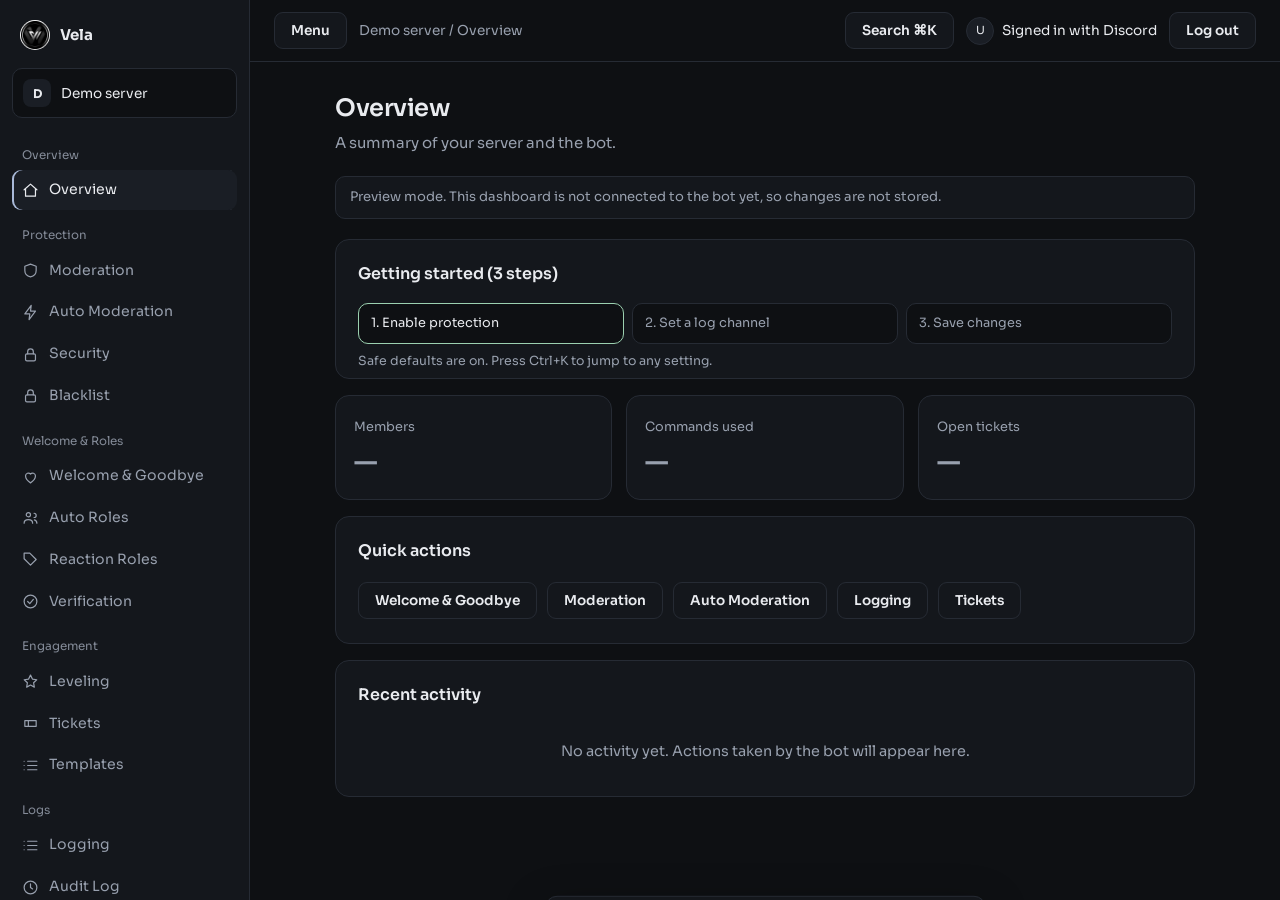
<file: Dashboard — Vela.html>
<!DOCTYPE html>
<html lang="en" dir="ltr" data-theme="brand">
<head>
<meta charset="utf-8">
<meta name="viewport" content="width=device-width, initial-scale=1, viewport-fit=cover">
<title>Dashboard — Vela</title>
<meta name="robots" content="noindex">
<link rel="icon" href="[data-uri]">
<link rel="preconnect" href="https://fonts.googleapis.com"><link rel="preconnect" href="https://fonts.gstatic.com" crossorigin>
<link rel="stylesheet" href="https://fonts.googleapis.com/css2?family=Sora:wght@400;500;600;700&display=swap">
<style>
:root{--bg:#0e1013;--bg2:#14171c;--bg3:#1a1e25;--line:#262b34;--tx:#e9ebef;--mut:#98a0ae;--acc:#a9b9d8;--glow:rgba(169,185,216,.14);--ok:#9bd0b0;color-scheme:dark}
:root[data-theme=light]{--bg:#f3f4f6;--bg2:#fff;--bg3:#eceef2;--line:#d8dce3;--tx:#12151a;--mut:#5b6472;--acc:#4a5f8c;--glow:rgba(74,95,140,.12);--ok:#2f7a4f;color-scheme:light}
@media(prefers-color-scheme:light){:root:not([data-theme=dark]){--bg:#f3f4f6;--bg2:#fff;--bg3:#eceef2;--line:#d8dce3;--tx:#12151a;--mut:#5b6472;--acc:#4a5f8c;--glow:rgba(74,95,140,.12);--ok:#2f7a4f;color-scheme:light}}
*{box-sizing:border-box;margin:0}
html,body{height:100%}
body{font:400 15px/1.55 Sora,system-ui,-apple-system,"Segoe UI",Tahoma,sans-serif;background:var(--bg);color:var(--tx)}
a{color:inherit;text-decoration:none}
:focus-visible{outline:2px solid var(--acc);outline-offset:2px;border-radius:6px}
h1{font-size:1.5rem;letter-spacing:-.02em;font-weight:600}h2{font-size:1rem;font-weight:600}
.app{display:grid;grid-template-columns:250px 1fr;height:100%}
.side{background:var(--bg2);border-right:1px solid var(--line);display:flex;flex-direction:column;padding:16px 12px;gap:4px;overflow-y:auto}
.brand{display:flex;gap:10px;align-items:center;font-weight:700;padding:4px 8px 14px}
.brand img{width:30px;height:30px;border-radius:50%}
.srv{display:flex;gap:10px;align-items:center;padding:10px;border:1px solid var(--line);border-radius:10px;background:var(--bg);margin-bottom:10px;font-size:.85rem;width:100%;color:var(--tx);font-family:inherit;cursor:pointer}
.srv b{width:28px;height:28px;border-radius:8px;background:var(--bg3);display:grid;place-items:center;font-size:.75rem}
.srv span{flex:1;text-align:left}
.nv{all:unset;box-sizing:border-box;display:flex;gap:10px;align-items:center;padding:9px 10px;border-radius:9px;color:var(--mut);font-size:.88rem;cursor:pointer;transition:background .15s,color .15s}
.nv:hover{background:var(--bg3);color:var(--tx)}
.nv[aria-current=page]{background:var(--bg3);color:var(--tx);box-shadow:inset 2px 0 var(--acc)}
.nv svg{width:17px;height:17px;fill:none;stroke:currentColor;stroke-width:1.7;stroke-linecap:round;stroke-linejoin:round;flex:none}
.grow{flex:1}
.main{display:flex;flex-direction:column;min-width:0;height:100%;overflow:hidden}
.top{display:flex;align-items:center;gap:12px;padding:12px 24px;border-bottom:1px solid var(--line);background:var(--bg);min-height:60px}
.top .grow{color:var(--mut);font-size:.85rem}
.menu{display:none}
.usr{display:flex;gap:8px;align-items:center;font-size:.85rem}
.usr i{width:28px;height:28px;border-radius:50%;background:var(--bg3);border:1px solid var(--line);display:grid;place-items:center;font-style:normal;font-size:.7rem}
.btn{display:inline-flex;align-items:center;justify-content:center;padding:9px 16px;border-radius:9px;font:600 .85rem Sora,sans-serif;border:1px solid var(--line);background:var(--bg2);color:var(--tx);cursor:pointer;transition:border-color .15s,transform .15s}
.btn:hover{border-color:var(--acc)}.btn:active{transform:translateY(1px)}
.btn.p{background:linear-gradient(180deg,var(--btn-hi,#f2f4f8),var(--btn-lo,#b9c0cc));color:var(--color-primary-content,#0e1013);border-color:transparent}
.btn[disabled]{opacity:.45;cursor:not-allowed}
.body{flex:1;overflow-y:auto;padding:28px 24px 100px}
.wrap{max-width:860px;margin:0 auto}
.ph{margin-bottom:22px}.ph p{color:var(--mut);margin-top:4px}
.banner{border:1px solid var(--line);background:var(--bg2);border-radius:10px;padding:10px 14px;font-size:.82rem;color:var(--mut);margin-bottom:20px}
.card{border:1px solid var(--line);border-radius:14px;background:var(--bg2);padding:6px 22px;margin-bottom:16px}
.card>h2{padding:16px 0 4px}
.row{display:flex;justify-content:space-between;align-items:center;gap:16px;padding:16px 0;border-bottom:1px solid var(--line)}
.row:last-child{border:0}
.row label,.row .lb{display:block;font-weight:500;font-size:.92rem}
.row small{display:block;color:var(--mut);font-size:.8rem;margin-top:2px}
.sw{width:46px;height:26px;min-width:44px;min-height:26px;border-radius:99px;background:var(--line);border:0;position:relative;cursor:pointer;flex:none;transition:background .2s}
.sw:after{content:"";position:absolute;top:3px;left:3px;width:20px;height:20px;border-radius:50%;background:var(--mut);transition:transform .2s,background .2s}
.sw[aria-checked=true]{background:var(--acc)}.sw[aria-checked=true]:after{transform:translateX(20px);background:var(--bg)}
.sw[aria-disabled=true]{opacity:.6;cursor:wait}
.sw-w{display:flex;align-items:center;gap:10px;flex:none}
.sw-st{font-size:.78rem;color:var(--mut);min-width:64px;text-align:end}
[dir=rtl] .sw-st{text-align:start}
/* Progressive disclosure: collapsed advanced settings use grid animation (no height anim) */
.adv{border-top:1px dashed var(--line);margin-top:4px}
.adv>button{all:unset;box-sizing:border-box;display:flex;width:100%;justify-content:space-between;align-items:center;padding:12px 0;cursor:pointer;font-size:.85rem;color:var(--mut);min-height:44px}
.adv>button:hover{color:var(--tx)}
.adv-body{display:grid;grid-template-rows:0fr;opacity:0;transition:grid-template-rows .3s cubic-bezier(.4,0,.2,1),opacity .25s ease}
.adv.open .adv-body{grid-template-rows:1fr;opacity:1}
.adv-body>div{overflow:hidden;min-height:0}
/* Guide: module headers with master switch; body opens with animation on enable */
.mod-h{display:flex;align-items:center;gap:12px;padding:14px 0}
.mod-h .ic{width:34px;height:34px;flex:none;border-radius:9px;background:var(--bg3);border:1px solid var(--line);display:grid;place-items:center;color:var(--acc)}
.mod-h .ic svg{width:18px;height:18px;fill:none;stroke:currentColor;stroke-width:1.7;stroke-linecap:round;stroke-linejoin:round}
.mod-h b{display:block;font-size:.92rem}
.mod-h small{display:block;color:var(--mut);font-size:.78rem;margin-top:2px}
.mod-b{display:grid;grid-template-rows:0fr;opacity:0;transition:grid-template-rows .3s cubic-bezier(.4,0,.2,1),opacity .25s ease}
.card.open .mod-b{grid-template-rows:1fr;opacity:1}
.mod-b>div{overflow:hidden;min-height:0}
/* Module cards: one decision per card, status summary stays visible */
.mod{border:1px solid var(--line);border-radius:12px;padding:14px 16px;margin:12px 0;background:var(--bg)}
.mod-h{display:flex;justify-content:space-between;align-items:center;gap:12px}
.mod-h b{font-size:.92rem}.mod-h small{display:block;color:var(--mut);font-weight:400;margin-top:2px}
.mod-b{display:grid;grid-template-rows:0fr;opacity:0;transition:grid-template-rows .3s cubic-bezier(.4,0,.2,1),opacity .25s ease}
.mod.open .mod-b{grid-template-rows:1fr;opacity:1}
.mod-b>div{overflow:hidden;min-height:0}
/* Health banner for protection (single alert, not 20 disabled options) */
.health{border:1px solid var(--line);border-radius:10px;padding:10px 14px;font-size:.82rem;color:var(--mut);margin:0 0 12px;background:var(--bg)}
.health.bad{border-color:var(--er,#e5a3a3);color:var(--er,#e5a3a3)}
.health.ok{border-color:var(--ok)}
/* Command palette (Ctrl+K): search settings + commands together, max 8 grouped */
.pal{position:fixed;inset:0;z-index:80;display:none;place-items:start center;padding:12vh 16px 16px;background:rgba(0,0,0,.5)}
.pal.o{display:grid}
.pal-box{width:min(560px,100%);background:var(--bg2);border:1px solid var(--line);border-radius:12px;overflow:hidden;box-shadow:0 24px 60px rgba(0,0,0,.4)}
.pal-box input{width:100%;padding:14px 16px;background:transparent;border:0;color:var(--tx);font:inherit;font-size:.95rem}
.pal-list{max-height:320px;overflow:auto;padding:6px}
.pal-list button{all:unset;box-sizing:border-box;display:flex;width:100%;justify-content:space-between;gap:12px;padding:10px 12px;border-radius:8px;cursor:pointer;font-size:.86rem;min-height:44px;align-items:center}
.pal-list button:hover,.pal-list button[aria-selected=true]{background:var(--bg3)}
.pal-list small{color:var(--mut)}
/* Onboarding: 3 steps only */
.onb{display:flex;gap:8px;flex-wrap:wrap;padding:12px 0 4px}
.onb .st{flex:1;min-width:140px;border:1px solid var(--line);border-radius:10px;padding:10px 12px;font-size:.8rem;color:var(--mut);background:var(--bg)}
.onb .st.done{border-color:var(--ok);color:var(--tx)}
.in,.card textarea,.card select{width:min(280px,100%);padding:9px 12px;border-radius:8px;border:1px solid var(--line);background:var(--bg);color:var(--tx);font:inherit;font-size:.88rem}
.card textarea{width:100%;resize:vertical;min-height:84px}
.stack{display:block}.stack .in,.stack textarea{margin-top:8px;width:100%}
.stats{display:grid;grid-template-columns:repeat(3,1fr);gap:14px;margin-bottom:16px}
.stat{border:1px solid var(--line);border-radius:14px;background:var(--bg2);padding:18px}
.stat em{font-style:normal;color:var(--mut);font-size:.8rem}.stat b{display:block;font-size:1.6rem;margin-top:4px;color:var(--mut)}
.empty{padding:28px 0;color:var(--mut);text-align:center;font-size:.9rem}
.qa{display:flex;flex-wrap:wrap;gap:10px;padding:14px 0 18px}
.vars{display:flex;flex-wrap:wrap;gap:6px;margin-top:10px}
.vars button{font:500 .75rem ui-monospace,Menlo,monospace;padding:3px 9px;border-radius:6px;background:var(--bg3);border:1px solid var(--line);color:var(--acc);cursor:pointer}
.wp{border:1px solid var(--line);border-radius:12px;padding:16px;background:var(--bg);display:flex;gap:12px;margin:14px 0 18px}
.wp>img{width:38px;height:38px;border-radius:50%;flex:none}.wp p{color:var(--mut);font-size:.88rem;white-space:pre-wrap;word-break:break-word}
.bar{position:fixed;left:250px;right:0;bottom:16px;display:flex;justify-content:center;pointer-events:none;padding:0 16px;transform:translateY(120%);transition:transform .25s}
.bar.o{transform:none}
.bar div{pointer-events:auto;display:flex;gap:12px;align-items:center;padding:10px 12px 10px 18px;border:1px solid var(--line);border-radius:12px;background:var(--bg2);box-shadow:0 12px 40px rgba(0,0,0,.35);font-size:.85rem}
.toast{position:fixed;top:16px;right:16px;padding:10px 16px;border-radius:10px;background:var(--bg2);border:1px solid var(--ok);color:var(--ok);font-size:.85rem;opacity:0;transform:translateY(-8px);transition:.25s;pointer-events:none;z-index:70}
.toast.o{opacity:1;transform:none}
.gh{font-size:.74rem;color:var(--mut);padding:14px 10px 4px;opacity:.85}
.im{width:100%;margin-top:8px;display:grid;gap:10px}
.dz{border:1.5px dashed var(--line);border-radius:10px;padding:22px;text-align:center;color:var(--mut);font-size:.85rem;cursor:pointer;transition:border-color .15s,background .15s}
.dz:hover,.dz.on{border-color:var(--acc);background:var(--bg3);color:var(--tx)}
.th{display:flex;gap:12px;align-items:center;flex-wrap:wrap}.th img{max-width:180px;max-height:110px;border-radius:8px;border:1px solid var(--line)}
.er{color:var(--er,#e5a3a3);font-size:.8rem}.er:empty{display:none}
.pl{display:block;color:var(--mut);margin:10px 0 4px}
.pimg{display:block;max-width:100%;max-height:220px;border-radius:8px;margin-top:8px}
.pi:empty{display:none}
select.in,.card select{cursor:pointer}
.cv{position:relative;container-type:inline-size;aspect-ratio:800/350;border-radius:10px;overflow:hidden;margin-top:10px;border:1px dashed var(--line);background:transparent;max-width:420px}
.cv[hidden]{display:none}
.cbg{position:absolute;inset:0;width:100%;height:100%;object-fit:cover}
.nm{position:absolute;transform:translate(-50%,-50%);padding:.15em .5em;font-weight:700;font-size:calc(var(--s,7)*1cqw);line-height:1.2;color:#fff;border:1.5px dashed var(--acc);border-radius:4px;cursor:move;white-space:nowrap;touch-action:none;user-select:none}
.nm:focus-visible{outline:2px solid #fff;outline-offset:3px}
.h{position:absolute;width:10px;height:10px;background:var(--acc);border:1.5px solid var(--color-primary-content,#0e1013);border-radius:2px;touch-action:none;opacity:0;pointer-events:none}
.h[data-h=nw]{left:-6px;top:-6px;cursor:nwse-resize}.h[data-h=ne]{right:-6px;top:-6px;cursor:nesw-resize}.h[data-h=sw]{left:-6px;bottom:-6px;cursor:nesw-resize}.h[data-h=se]{right:-6px;bottom:-6px;cursor:nwse-resize}
.pb{flex:1;min-width:0}.ce{color:var(--er,#e5a3a3);font-size:.8rem;display:block}.ce:empty{display:none}
.rl{align-self:flex-start}
.el[hidden]{display:none}
.am{position:absolute;transform:translate(-50%,-50%);width:calc(var(--s,20)*1cqw);aspect-ratio:1;border-radius:50%;border:1.5px dashed var(--acc);cursor:move;touch-action:none;user-select:none}
.am:focus-visible{outline:2px solid #fff;outline-offset:3px}
.ai{position:absolute;inset:0;border-radius:50%;overflow:hidden;background:linear-gradient(var(--ai-1,#3a4150),var(--ai-2,#1d2129));display:grid;place-items:center;pointer-events:none}
.ai svg{display:block}
.scrim{display:none}
@media(max-width:860px){.app{grid-template-columns:1fr}.side{position:fixed;inset:0 auto 0 0;width:270px;z-index:60;transform:translateX(-100%);transition:transform .25s;visibility:hidden}.side.o{transform:none;visibility:visible}.scrim.o{display:block;position:fixed;inset:0;background:rgba(0,0,0,.5);z-index:55}.menu{display:inline-flex}.bar{left:0}.stats{grid-template-columns:1fr}.row{flex-direction:column;align-items:stretch}.row .sw{align-self:flex-start}.in,.card select{width:100%}.usr span{display:none}}
@media(prefers-reduced-motion:reduce){*{transition:none!important;animation:none!important}}
.movl{position:fixed;inset:0;z-index:80;display:grid;place-items:center;background:rgba(0,0,0,.55);padding:16px}
.movl[hidden]{display:none}
.mobox{width:min(560px,100%);max-height:88vh;overflow-y:auto;border:1px solid var(--line);border-radius:14px;background:var(--bg2);padding:6px 22px 18px}
.mobox>h2{padding:16px 0 4px}
.morow{display:flex;gap:10px;justify-content:flex-end;padding-top:14px}
.chips{display:flex;flex-wrap:wrap;gap:8px;margin-top:10px}
.chip{display:inline-flex;align-items:center;gap:8px;padding:4px 6px 4px 12px;border-radius:99px;background:var(--bg3);border:1px solid var(--line);font-size:.82rem}
.chipx{display:grid;place-items:center;width:20px;height:20px;border-radius:50%;border:1px solid var(--line);background:var(--bg2);color:var(--mut);cursor:pointer;font-size:.75rem;line-height:1;padding:0;font-family:inherit}
.chipx:hover{border-color:var(--acc);color:var(--tx)}
.chip-empty{color:var(--mut);font-size:.82rem}
</style>
<!-- Brand theme: single source of truth (exact Vela HEX, daisyUI-ready) -->
<link rel="stylesheet" href="./brand-theme.css">
</head>
<body>
<div class="app">
<aside class="side" id="side" aria-label="Dashboard navigation">
<a class="brand" href="#"><img src="[data-uri]" alt="Vela logo" width="30" height="30">Vela</a>
<button class="srv" aria-label="Selected server"><b>D</b><span>Demo server</span></button>
<nav id="nav" style="display:flex;flex-direction:column;gap:2px"></nav>
<div class="grow"></div>
<a class="nv" href="#">Documentation</a><a class="nv" href="#">Support</a>
</aside>
<div class="scrim" id="sc"></div>
<div class="main">
<header class="top"><button class="btn menu" id="mn" aria-label="Open menu">Menu</button><span class="grow" id="crumb">Demo server</span><button class="btn" id="kp" aria-label="Search settings (Ctrl K)">Search ⌘K</button><div class="usr"><i>U</i><span>Signed in with Discord</span></div><a class="btn" href="#">Log out</a></header>
<div class="body" id="body"><div class="wrap" id="pg"></div></div>
</div></div>
<div class="bar" id="bar" aria-live="polite"><div><span>You have unsaved changes</span><button class="btn" id="rs">Reset</button><button class="btn p" id="sv">Save changes</button></div></div>
<div class="toast" id="tt" role="status" aria-live="polite">Changes saved</div>
<div class="movl" id="cmdModal" hidden><div class="mobox" role="dialog" aria-modal="true" aria-labelledby="cmdModalTitle">
<h2 id="cmdModalTitle">Edit command</h2>
<div class="row"><div><label for="ceCooldown">Cooldown (seconds)</label><small>Time before the command can be used again.</small></div><input class="in" id="ceCooldown" type="number" min="0" value="5"></div>
<div class="row stack"><div><label for="ceAliases">Aliases</label><small>Type an alias and press Enter to save — click × to remove.</small></div><div class="chips" id="ceChips"></div><input class="in" id="ceAliases" type="text" placeholder="Type an alias and press Enter"></div>
<div class="row stack" id="ceInvWrap" hidden><div><span class="lb" id="ceInvLabel">Inverse command aliases</span><small id="ceInvHint">The inverse command shares this editor — same way of adding.</small></div><div class="chips" id="ceInvChips"></div><input class="in" id="ceInvAliases" type="text" placeholder="Type an inverse alias and press Enter"></div>
<div class="row stack"><div><label for="ceAllowRoles">Allowed roles</label><small>Who can use it (comma-separated). Empty = everyone.</small></div><input class="in" id="ceAllowRoles" type="text" placeholder="role-id-1, role-id-2"></div>
<div class="row stack"><div><label for="ceDenyRoles">Blocked roles</label><small>Who can never use it (comma-separated).</small></div><input class="in" id="ceDenyRoles" type="text" placeholder="role-id-1"></div>
<div class="row stack"><div><label for="ceAllowChats">Allowed chats</label><small>Where it can be used (comma-separated). Empty = all channels.</small></div><input class="in" id="ceAllowChats" type="text" placeholder="#general, #mods"></div>
<div class="row stack"><div><label for="ceDenyChats">Blocked chats</label><small>Where it can never be used (comma-separated).</small></div><input class="in" id="ceDenyChats" type="text" placeholder="#general"></div>
<div class="morow"><button class="btn" id="ceCancel" type="button">Cancel</button><button class="btn p" id="ceSave" type="button">Save</button></div>
</div></div>
<div class="pal" id="pal" role="dialog" aria-modal="true" aria-label="Search settings"><div class="pal-box"><input id="pin" type="search" placeholder="Type to search settings and commands… (Esc to close)" aria-label="Search settings and commands" autocomplete="off"><div class="pal-list" id="pl" role="listbox" aria-label="Results"></div></div></div>
<script>
const $=s=>document.querySelector(s),LOGO=document.querySelector(".brand img").src;
const E=s=>String(s).replace(/[&<>"]/g,c=>({"&":"&amp;","<":"&lt;",">":"&gt;",'"':"&quot;"}[c]));
const I={home:'<path d="M3 11l9-8 9 8M5 10v10h14V10"/>',hand:'<path d="M12 21s-7-4.5-7-10a4 4 0 017-2.5A4 4 0 0119 11c0 5.5-7 10-7 10z"/>',shield:'<path d="M12 3l8 3v6c0 5-3.5 8-8 9-4.5-1-8-4-8-9V6z"/>',list:'<path d="M8 6h13M8 12h13M8 18h13M3 6h.01M3 12h.01M3 18h.01"/>',tick:'<path d="M4 8h16v8H4zM9 8v8"/>',tag:'<path d="M20 12l-8 8-9-9V3h8z"/>',code:'<path d="M8 8l-5 4 5 4M16 8l5 4-5 4"/>',lock:'<rect x="5" y="11" width="14" height="10" rx="2"/><path d="M8 11V8a4 4 0 018 0v3"/>',gear:'<circle cx="12" cy="12" r="3"/><path d="M12 2v3M12 19v3M2 12h3M19 12h3M5 5l2 2M17 17l2 2M19 5l-2 2M7 17l-2 2"/>',star:'<path d="M12 3l2.7 5.6 6.1.9-4.4 4.3 1 6.1L12 17l-5.4 2.9 1-6.1L3.2 9.5l6.1-.9z"/>',gift:'<path d="M3 9h18v4H3zM5 13v8h14v-8M12 9v12"/>',clock:'<circle cx="12" cy="12" r="9"/><path d="M12 7v5l3 2"/>',bell:'<path d="M6 16v-5a6 6 0 0112 0v5l2 2H4zM10 21h4"/>',chat:'<path d="M4 5h16v11H9l-5 4z"/>',check:'<circle cx="12" cy="12" r="9"/><path d="M8 12l3 3 5-6"/>',slash:'<path d="M8 20L16 4"/>',crown:'<path d="M3 8l4 4 5-7 5 7 4-4-2 11H5z"/>',users:'<circle cx="9" cy="8" r="3"/><path d="M3 20c0-3.5 3-5 6-5s6 1.5 6 5M17 6a3 3 0 010 6M21 20c0-2.500-1.500-4-3.500-4.600"/>',bolt:'<path d="M13 2L4 14h7l-1 8 9-12h-7z"/>'};
const CM=[["apply","Manage the application system"],["ban","Bans a member from the server"],["clear","Clears messages from the channel"],["giveaway","Create a new giveaway"],["hide","Hides a channel"],["kick","Kicks a member from the server"],["lock","Locks a channel"],["move","Moves a member to your voice channel"],["mute","Mutes a member"],["protection","All protections in one smart command"],["prison","Sends a member to prison"],["unprison","Releases a member from prison"],["punish","Shows punishments on a member"],["blacklist","Server blacklist: ban and re-ban"],["blockimg","Blocks a member from sending images"],["unblockimg","Allows a member to send images"],["noimages","Disables images in channels"],["images","Enables images in channels"],["role","Gives or removes a role from a user"],["rrole","Removes a role from a user"],["rtimeout","Removes timeout from a member"],["rules","Manage the rules system"],["setnick","Changes a member's nickname"],["ticket","Manage the ticket system"],["timeout","Timeouts a member"],["unban","Unbans a user by ID"],["unhide","Unhides a channel"],["unlock","Unlocks a channel"],["unmute","Unmutes a member"],["unwarn","Removes a warning from a member"],["warn","Warns a member"],["warns","Shows warnings for a member"],["rooms","Shows voice rooms occupancy"],["topvoice","Top members by voice time"],["toptext","Top members by messages"],["topgroups","Top roles by members"],["cgroup","Create a private group"],["dgroup","Delete a private group"],["grole","Add a member to a group"],["groups","List private groups"],["ogroup","Transfer group ownership"],["panel","Post the groups join panel"],["removemember","Remove a member from a group"],["avatar","Shows user avatar"],["banner","Shows user or server banner"],["ping","Shows bot latency information"],["roles","Shows server roles information"],["server","Shows server information"],["user","Shows user information"],["verify","Verify yourself and get the member role"]];
/* Public = general commands, Admin = the rest, Groups = private groups. Owner commands (Commands/Owners/) are excluded on purpose. */
const CMD_PUB=new Set(["avatar","banner","ping","roles","server","user","rooms","topvoice","toptext","topgroups","verify"]);
const CMD_GROUPS=new Set(["cgroup","dgroup","grole","groups","ogroup","panel","removemember"]);
/* System commands — prefix-based, grouped by category. Same order as the new dashboard. */
const SYS_SEC=[["antibots","تشغيل/إيقاف مانع دخول البوتات"],["anticreate","الحماية من إنشاء القنوات"],["antidelete","الحماية من حذف القنوات والرولات"],["antijoin","مانع الانضمام التلقائي"],["antilink","مانع الروابط الخارجية"],["antiperms","الحماية من تغيير الصلاحيات"],["antiserveurl","مانع روابط السيرفرات الأخرى"],["antispam","الحماية من السبام"],["antiwebhook","الحماية من الويب هوك"],["aprot","تفعيل/إيقاف الحماية الكاملة"],["dprot","تفعيل الحماية الشديدة"],["sloprot","تفعيل حماية الحسابات الجديدة"],["maxsec","تفعيل الحد الأقصى من الحماية"],["sechard","تفعيل الحماية الصارمة"],];
const SYS_BRL=[["brole","إضافة/إزالة رول من قائمة التخطي"],["brolelist","عرض رولات التخطي"],["block","حجب مستخدم من البوت"],["unblock","إلغاء حجب مستخدم"],["wanti","إضافة استثناء من الحماية"],["wantilist","عرض قائمة الاستثناءات"]];
const SYS_SET_PUN=[["setpunish","تحديد عقوبة الحماية لكل نوع"],["setratelimit","تحديد معدل الطلبات"],["setrjoin","تحديد أعمار الحسابات للانضمام"],["setsecurity","ضبط إعدادات الحماية"],["setbanlimit","تحديد حد الباندات"],["setpunish","ضبط العقوبات لكل موديول"]];
const SYS_TKT=[["autoclose","إغلاق تلقائي للتذكرة"],["claim","استلام تذكرة"],["close","إغلاق تذكرة"],["rename","إعادة تسمية تذكرة"],["tmenu","عرض قائمة التذاكر"],["tpanel","إرسال لوحة التذاكر"],["setticket","إعداد نظام التذاكر"],["setticketmsg","تخصيص رسالة التذكرة"],["tcrole","تحديد رول التذاكر"],["tcopen","فتح تذكرة مغلقة"],["tcrestart","إعادة تشغيل نظام التذاكر"],["setlog","تحديد قناة سجل التذاكر"],["ticimage","تخصيص صورة التذكرة"],["tipanel","لوحة معلومات التذاكر"]];
const SYS_SET_SRV=[["servername","تغيير اسم السيرفر"],["serveravatar","تغيير أيقونة السيرفر"],["setecolor","تغيير لون الإمبيد"],["advice","إرسال نصيحة للسيرفر"],["pslist","عرض قائمة الحمايات"],["cols","عرض الألوان"],["restbackup","استعادة نسخة احتياطية"],["restemoji","استعادة الإيموجيات"],["word","إضافة كلمة محظورة"],["wordlist","عرض الكلمات المحظورة"]];
/* Inverse pairs: a command and its opposite share one Edit dialog for aliases. */
const PAIRS={lock:"unlock",unlock:"lock",hide:"unhide",unhide:"hide",mute:"unmute",unmute:"mute",ban:"unban",unban:"ban",timeout:"rtimeout",rtimeout:"timeout",warn:"unwarn",unwarn:"warn",role:"rrole",rrole:"role",prison:"unprison",unprison:"prison",blockimg:"unblockimg",unblockimg:"blockimg",noimages:"images",images:"noimages"};
/* Field: [type,key,label,hint,options]. Types: sw switch, tx text, ta textarea, sl select, nm number, im image */
const P={
overview:{t:"Overview",i:"home",d:"A summary of your server and the bot."},
settings:{t:"Settings",i:"gear",d:"General options for the bot.",g:[["General",[["sl","lang","Language","Language used by the bot.",["English","العربية"]],["tx","emb","Embed color","Hex value, for example #a9b9d8."],["tx","mgr","Dashboard manager role","Members with this role can use the dashboard."]]]]},
commands:{t:"Commands",i:"slash",d:"Choose which commands are available.",g:[["Public commands",CM.filter(c=>CMD_PUB.has(c[0])).map(c=>["cmd",c[0],"/"+c[0],c[1]])],["Admin commands",CM.filter(c=>!CMD_PUB.has(c[0])&&!CMD_GROUPS.has(c[0])).map(c=>["cmd",c[0],"/"+c[0],c[1]])],["Groups",CM.filter(c=>CMD_GROUPS.has(c[0])).map(c=>["cmd",c[0],"/"+c[0],c[1]])]]},
welcome:{t:"Welcome & Goodbye",i:"hand",d:"Greet new members and say goodbye.",g:[["Welcome message",[["sw","wOn","Enable welcome message","Send a message when someone joins."],["tx","wCh","Channel","Where the message is sent."],["ta","wMsg","Message"],["pv","w","Preview"],["im","wImg","Welcome image","","w"],["sl","wBgMode","Background mode","Transparent = no backdrop. Solid = flat color. Custom image = your picture.",["Transparent","Solid","Custom image"]],["tx","wBgColor","Background color","Hex for Solid mode, for example #14171c."],["sw","wShowN","Show member name on image"],["sw","wShowA","Show member avatar on image"],["sw","wDm","Also send as a direct message"]]],["Goodbye message",[["sw","gOn","Enable goodbye message","Send a message when someone leaves."],["tx","gCh","Channel"],["ta","gMsg","Message"],["im","gImg","Goodbye image","","g"],["sw","gShowN","Show member name on image"],["sw","gShowA","Show member avatar on image"]]]]},
autoroles:{t:"Auto Roles",i:"users",d:"Give roles to new members automatically.",g:[["Auto roles",[["sw","arOn","Enable auto roles"],["tx","arRole","Role for members"],["tx","arBot","Role for bots"],["nm","arDelay","Delay in minutes","0 gives the role right away."]]]]},
roles:{t:"Reaction Roles",i:"tag",d:"Let members pick their own roles.",g:[["Reaction roles",[["sw","rrOn","Enable reaction roles"],["tx","rrCh","Channel"],["sl","rrMode","Mode","How many roles a member can pick.",["Multiple roles","One role only"]]]]]},
verification:{t:"Verification",i:"check",d:"Confirm new members before they can chat.",g:[["Verification",[["sw","vOn","Enable verification"],["sl","vMode","Method","",["Button","Command"]],["tx","vCh","Verification channel"],["tx","vRole","Role after verification"],["tx","vDenyRole","Blocked role","Members with this role cannot verify."]]],["Verify message",[["sw","vEmbOn","Embed message","On = styled embed. Off = plain text."],["ta","vMsg","Message","Shown with the verify button."],["tx","vEmbImg","Image link","Your image URL shown in the message (https://…). Background removed automatically."],["vpv","vPv",""]]]]},
leveling:{t:"Leveling",i:"star",d:"Reward members for being active.",g:[["Leveling",[["sw","lvOn","Enable leveling"],["nm","lvXp","XP per message"],["nm","lvCd","Cooldown in seconds","Time between XP gains."],["tx","lvCh","Level-up channel"],["ta","lvMsg","Level-up message"]]]]},
tickets:{t:"Tickets",i:"tick",d:"An organized support system.",g:[["Tickets",[["sw","tkOn","Enable tickets"],["tx","tkCh","Panel channel"],["tx","tkCat","Ticket category"],["tx","tkRole","Support role"],["tx","tkLog","Transcript channel"],["nm","tkMax","Open tickets per member"]]]]},
templates:{t:"Templates",i:"list",d:"Build your server from a ready-made structure, or design your own.",g:[]},
moderation:{t:"Moderation",i:"shield",d:"Rules for warnings and punishments.",g:[["Moderation",[["sw","mDm","Message members when action is taken"],["sw","mReason","Require a reason"],["tx","mLog","Moderation log channel"],["nm","wThr","Warnings before punishment"],["sl","wAct","Punishment","",["Timeout","Kick","Ban"]],["nm","toDur","Default timeout in minutes"]]],["Prison",[["tx","prisonRole","Prison role","Role ID or name given by /prison."]]]]},
automod:{t:"Auto Moderation",i:"bolt",d:"Detect and handle unwanted content.",g:[["Filters",[["sw","amOn","Enable Auto Moderation"],["sw","amSpam","Spam"],["sw","amLink","Links"],["sw","amInv","Discord invites"],["sw","amCaps","Excessive capital letters"],["sw","amMen","Mass mentions"],["ta","amWords","Blocked words","One word or phrase per line."]]],["Response",[["sl","amAct","Action","",["Delete message","Warn","Timeout"]],["tx","amEx","Exempt roles"]]]]},
security:{t:"Security",i:"lock",d:"Extra protection for your server.",g:[
["Anti-Raid & Basic Protection",[["sw","scRaid","Anti-raid","Act when many accounts join quickly."],["nm","scJoin","Joins allowed per 10 seconds"],["sw","scNew","Restrict new accounts"],["nm","scAge","Minimum account age in days"]]],
["Anti Join Dates",[["nm","sysJoinMinAge","Blocked account age (days)","Accounts newer than this cannot join (/antijoin). 0 = off. Recommended: 7."],["nm","sysJoinAllowedAge","Allowed account age, optional (days)","Accounts older than this always join. 0 or empty = off — not required."],["tx","sysJoinReason","Default block message","Kick reason for blocked new accounts."]]],
["Anti-Nuke Protection",[["sw","sysAntiCreate","Anti Channel Create","يمنع إنشاء قنوات بشكل مفاجئ."],["sw","sysAntiDelete","Anti Channel/Role Delete","يمنع حذف القنوات والرولات."],["sw","sysAntiPerms","Anti Permissions Change","يمنع تغيير صلاحيات الرولات."],["sw","sysAntiWebhook","Anti Webhook","يمنع إنشاء الويب هوك غير المصرح به."],["sw","sysAntiBots","Anti Bots Add","يمنع إضافة بوتات بدون إذن."],["sw","sysAntiSpam","Anti Spam","يحمي من السبام في القنوات."],["sw","sysAntiLink","Anti Links","يمنع الروابط الخارجية."],["sw","sysAntiJoin","Anti Mass Join","يحمي من الانضمام الجماعي المشبوه."]]],
["Punishment Settings",[["sl","sysPunishBan","Ban Punishment","العقوبة عند اكتشاف ban غير مصرح.",["kick","ban","timeout","strip","none"]],["sl","sysPunishKick","Kick Punishment","العقوبة عند اكتشاف kick غير مصرح.",["kick","ban","timeout","strip","none"]],["sl","sysPunishChanDel","Channel Delete Punishment","العقوبة عند حذف قنوات.",["kick","ban","timeout","strip","none"]],["sl","sysPunishRoleDel","Role Delete Punishment","العقوبة عند حذف رولات.",["kick","ban","timeout","strip","none"]],["sl","sysPunishChanCreate","Channel Create Punishment","العقوبة عند إنشاء قنوات.",["kick","ban","timeout","strip","none"]],["sl","sysPunishWebhook","Webhook Punishment","العقوبة عند إنشاء webhook.",["kick","ban","timeout","strip","none"]],["sl","sysPunishBotAdd","Bot Add Punishment","العقوبة عند إضافة بوت.",["kick","ban","timeout","strip","none"]],["nm","sysTimeoutMin","Timeout Duration (minutes)","مدة التايم أوت عند اختيار timeout كعقوبة."]]],
["Bypass Roles (Protection Skip)",[["tx","sysBypassRole1","Bypass Role 1","الرول الأول المعفى من الحماية."],["tx","sysBypassRole2","Bypass Role 2","الرول الثاني المعفى من الحماية."],["tx","sysBypassRole3","Bypass Role 3","الرول الثالث المعفى من الحماية."]]],
["Blocked Words",[["sw","sysWordFilter","Enable Word Filter","تفعيل فلتر الكلمات المحظورة."],["ta","sysWordList","Blocked Words","كلمة أو عبارة في كل سطر."]]],["Protection Commands",[["cmd","sys_antibots","/antibots","تشغيل/إيقاف مانع دخول البوتات"],["cmd","sys_anticreate","/anticreate","الحماية من إنشاء القنوات"],["cmd","sys_antidelete","/antidelete","الحماية من حذف القنوات والرولات"],["cmd","sys_antijoin","/antijoin","مانع الانضمام التلقائي"]]]]},
logging:{t:"Logging",i:"list",d:"Track important server activity.",g:[["Log events",[["tx","lgCh","Log channel"],["sw","lgMod","Moderation actions"],["sw","lgMsg","Message edits and deletes"],["sw","lgMem","Member joins and leaves"],["sw","lgVoice","Voice activity"],["sw","lgRole","Role changes"]]]]},
custom:{t:"Custom Commands",i:"code",d:"Commands made for your community.",g:[["Custom commands",[["sw","ccOn","Enable custom commands"],["tx","ccPre","Prefix"],["tx","ccName","Command name"],["ta","ccRes","Response"]]]]},
responder:{t:"Auto Responder",i:"chat",d:"Reply automatically to chosen words.",g:[["Auto responder",[["sw","rsOn","Enable auto responder"],["tx","rsTr","Trigger word"],["ta","rsRes","Response"]]]]},
announce:{t:"Announcements",i:"bell",d:"Send messages to a channel as the bot.",g:[["Announcement",[["tx","anCh","Channel"],["ta","anMsg","Message"],["im","anImg","Image"]]],["Embed & mention",[["tx","anTitle","Embed title","Supports {server} {count} {user}."],["sl","anMention","Mention","Who to ping with the message.",["None","Here","Everyone"]]]]]},
blacklist:{t:"Blacklist",i:"lock",d:"Banned users who are re-banned automatically.",g:[["Blacklist",[["sw","blReban","Auto re-ban","Re-ban blacklisted users if someone unbans them."]]]]},
premium:{t:"Premium",i:"crown",d:"Your plan and its features."},
audit:{t:"Audit Log",i:"clock",d:"Changes made from this dashboard."}};
const GR=[["Overview",["overview"]],["Protection",["moderation","automod","security","blacklist"]],["Welcome & Roles",["welcome","autoroles","roles","verification"]],["Engagement",["leveling","tickets","templates"]],["Logs",["logging","audit"]],["Settings",["settings","commands","custom","responder","announce","premium"]]];
/* Guide: honest protection switches (no optimistic UI), monitor-only + exemptions */
const PROT=["amOn","scRaid","scNew","mDm","vOn","tkOn","lvOn","rrOn","arOn","sysAntiCreate","sysAntiDelete","sysAntiPerms","sysAntiWebhook","sysAntiBots","sysAntiSpam","sysAntiLink","sysAntiJoin","sysWordFilter"];
const MAIN={moderation:"mDm",automod:"amOn",security:"scRaid",welcome:"wOn",autoroles:"arOn",roles:"rrOn",verification:"vOn",leveling:"lvOn",tickets:"tkOn",logging:"lgMod",custom:"ccOn",responder:"rsOn"};
let HEALTH={ok:true,msg:"",at:Date.now()};
const DV={lang:"English",emb:"#a9b9d8",wOn:1,wCh:"#welcome",blReban:1,imgFilterOn:1,vEmbOn:1,vMsg:"Press the button below to verify and unlock the server.",vEmbImg:"",wBgMode:"Transparent",wBgColor:"#14171c",sysJoinMinAge:0,sysJoinAllowedAge:0,sysJoinReason:"Your account is too new to join this server.",anMention:"None",anTitle:"",wMsg:"Welcome {user} to {server}! You are member #{count}.",gCh:"#goodbye",gMsg:"{user} has left {server}.",arDelay:0,rrCh:"#roles",rrMode:"Multiple roles",lvXp:15,lvCd:60,lvCh:"#levels",lvMsg:"{user} reached level {level}!",tkMax:1,mDm:1,mLog:"#mod-log",wThr:3,toDur:10,amOn:1,scJoin:10,scAge:7,wNx:50,wNy:78,wNs:7,gNx:50,gNy:78,gNs:7,wAx:50,wAy:36,wAs:20,gAx:50,gAy:36,gAs:20,wShowN:1,wShowA:1,gShowN:1,gShowA:1,lgCh:"#logs",lgMod:1,lgMsg:1,ccPre:"!",anCh:"#announcements"};
const DEF={},LBL={};
Object.values(P).forEach(p=>(p.g||[]).forEach(g=>g[1].forEach(f=>{if(f[0]=="pv"||f[0]=="vpv"||f[0]=="cmd"||f[0]=="btn")return;LBL[f[1]]=f[2];DEF[f[1]]=f[0]=="sw"?0:f[0]=="nm"?0:f[0]=="sl"?f[4][0]:""})));
CM.forEach(c=>{const n=c[0];LBL["c_"+n]="/"+n;DEF["c_"+n]=1;LBL["cooldown_"+n]="/"+n+" cooldown";DEF["cooldown_"+n]=5;LBL["aliases_"+n]="/"+n+" aliases";DEF["aliases_"+n]="";LBL["allowroles_"+n]="/"+n+" allowed roles";DEF["allowroles_"+n]="";LBL["denyroles_"+n]="/"+n+" blocked roles";DEF["denyroles_"+n]="";LBL["allowchats_"+n]="/"+n+" allowed channels";DEF["allowchats_"+n]="";LBL["denychats_"+n]="/"+n+" blocked channels";DEF["denychats_"+n]=""});
Object.assign(DEF,DV);["w","g"].forEach(p=>["Nx","Ny","Ns","Ax","Ay","As"].forEach(s=>LBL[p+s]=(p=="w"?"Welcome":"Goodbye")+(s[0]=="N"?" name":" avatar")+" layout"));
const cl=o=>JSON.parse(JSON.stringify(o));
let saved=cl(DEF),S=cl(DEF),cur="overview",AUD=[];
$("#nav").innerHTML=GR.map(([n,ks])=>`<p class="gh">${n}</p>`+ks.map(k=>`<button class="nv" data-k="${k}"><svg viewBox="0 0 24 24" aria-hidden="true">${I[P[k].i]}</svg>${P[k].t}</button>`).join("")).join("");
$("#nav").onclick=e=>{const b=e.target.closest("[data-k]");if(b){go(b.dataset.k);tg(0)}};
const dirty=()=>JSON.stringify(S)!=JSON.stringify(saved);
const chk=()=>$("#bar").classList.toggle("o",dirty());
const R=m=>m.replace(/{user}/g,"@NewMember").replace(/{server}/g,"Demo server").replace(/{count}/g,"1").replace(/{level}/g,"2");
function fld(f){const[t,k,l,h,o]=f,sm=h?`<small>${h}</small>`:"";
if(t=="sw"){const on=!!S[k];return`<div class="row"><div><span class="lb" id="l-${k}">${l}</span>${sm}</div><div class="sw-w"><span class="sw-st" data-st="${k}">${on?"Enabled":"Disabled"}</span><button class="sw" role="switch" aria-labelledby="l-${k}" aria-checked="${on}" data-k="${k}"></button></div></div>`}
if(t=="ta")return`<div class="row stack"><div><label for="${k}">${l}</label>${sm}</div><textarea id="${k}" data-k="${k}">${E(S[k])}</textarea>${/Msg$/.test(k)?`<div class="vars" data-t="${k}">${["{user}","{server}","{count}"].map(v=>`<button type="button">${v}</button>`).join("")}</div>`:""}</div>`;
if(t=="sl")return`<div class="row"><div><label for="${k}">${l}</label>${sm}</div><select id="${k}" data-k="${k}">${o.map(x=>`<option${S[k]==x?" selected":""}>${x}</option>`).join("")}</select></div>`;
if(t=="cmd"){const ck="c_"+k;return`<div class="row"><div><span class="lb" id="l-${ck}">${l}</span>${h?`<small>${E(h)}</small>`:""}</div><div style="display:flex;gap:8px;align-items:center"><button class="btn" type="button" data-cmd-edit="${k}">Edit</button><button class="sw" role="switch" aria-labelledby="l-${ck}" aria-checked="${!!S[ck]}" data-k="${ck}"></button></div></div>`;}
if(t=="vpv")return`<div class="row stack"><div><span class="lb">Live preview</span><small>Updates as you type. The image background is removed automatically on post when enabled.</small></div><div class="wp"><img src="${LOGO}" alt=""><div class="pb"><b>Vela</b> <small style="color:var(--mut)">BOT</small><p class="vpv-m" dir="auto"></p><img class="vpv-i" alt="Attached image preview" style="max-width:100%;border-radius:8px;margin-top:8px" hidden></div></div></div>`;
if(t=="pv")return`<div class="row stack"><div><span class="lb">Preview</span><small>Drag the name or the avatar to move it. Drag a corner to resize it.</small></div><div class="wp pvw" data-p="${k}"><img src="${LOGO}" alt=""><div class="pb"><b>Vela</b> <small class="pc"></small><p class="pm" dir="auto"></p><div class="cv" hidden><img class="cbg" alt="Image preview"><div class="el am" data-e="A" tabindex="0" role="group" aria-label="Member avatar on image. Drag to move. Arrow keys move it, plus and minus resize it."><div class="ai"><svg viewBox="0 0 24 24" width="60%" style="fill:var(--muted,#98a0ae)" aria-hidden="true"><circle cx="12" cy="9" r="4"/><path d="M4 21c0-4.5 4-7 8-7s8 2.5 8 7z"/></svg></div><i class="h" data-h="nw"></i><i class="h" data-h="ne"></i><i class="h" data-h="sw"></i><i class="h" data-h="se"></i></div><div class="el nm" data-e="N" tabindex="0" role="group" aria-label="Member name on image. Drag to move. Arrow keys move it, plus and minus resize it."><span dir="auto">NewMember</span><i class="h" data-h="nw"></i><i class="h" data-h="ne"></i><i class="h" data-h="sw"></i><i class="h" data-h="se"></i></div></div><small class="ce"></small></div></div><button class="btn rl" type="button" data-rl="${k}">Reset layout</button></div>`;
if(t=="im")return`<div class="row stack"><div><span class="lb">${l}</span><small>Paste an image link, or drop an image file below.</small></div><div class="im" data-k="${k}"${o?` data-p="${o}"`:""}><input class="in" type="url" data-u="${k}" aria-label="${l} link" placeholder="https://example.com/image.png" value="${/^data:/.test(S[k])?"":E(S[k])}"><div class="dz" tabindex="0" role="button">Drop an image here, or click to choose a file</div><input type="file" accept="image/*" hidden aria-label="${l} file"><div class="th"></div><div class="er" role="alert"></div></div></div>`;
return`<div class="row"><div><label for="${k}">${l}</label>${sm}</div><input class="in" id="${k}" data-k="${k}" type="${t=="nm"?"number":"text"}" value="${E(S[k])}"></div>`}
function updPv(p){const w=document.querySelector(`.pvw[data-p="${p}"]`);if(!w)return;w.querySelector(".pc").textContent=S[p+"Ch"];w.querySelector(".pm").textContent=R(S[p+"Msg"]);
const cv=w.querySelector(".cv"),bg=w.querySelector(".cbg"),ce=w.querySelector(".ce"),im=S[p+"Img"];
if(im){if(bg.getAttribute("src")!==im){ce.textContent="";bg.onload=()=>{cv.hidden=false;ce.textContent=""};bg.onerror=()=>{cv.hidden=true;ce.textContent="Image could not be loaded."};bg.src=im}}else{cv.hidden=true;ce.textContent="";bg.removeAttribute("src")}
[["N","ShowN"],["A","ShowA"]].forEach(([E,sh])=>{const n=w.querySelector(`[data-e="${E}"]`);n.hidden=!S[p+sh];n.style.left=S[p+E+"x"]+"%";n.style.top=S[p+E+"y"]+"%";n.style.setProperty("--s",S[p+E+"s"])})}
const updAll=()=>{["w","g"].forEach(updPv);updVpv()};
const updVpv=()=>{const m=document.querySelector(".vpv-m"),im=document.querySelector(".vpv-i");if(!m)return;m.textContent=S.vMsg||"";const u=String(S.vEmbImg||"").trim();if(/^https?:\/\//i.test(u)){im.src=u;im.hidden=false;im.onerror=()=>{im.hidden=true}}else{im.hidden=true;im.removeAttribute("src")}};
function thumb(w){const k=w.dataset.k,v=S[k],th=w.querySelector(".th");th.innerHTML="";if(!v)return;if(!w.dataset.p){const i=new Image();i.alt="Selected image";i.onerror=()=>{w.querySelector(".er").textContent="Image could not be loaded."};i.src=v;th.appendChild(i)}const b=document.createElement("button");b.type="button";b.className="btn";b.textContent="Remove image";b.onclick=()=>{w.querySelector("input[type=url]").value="";setImg(w,"")};th.appendChild(b)}
function setImg(w,v){S[w.dataset.k]=v;w.querySelector(".er").textContent="";thumb(w);if(w.dataset.p)updPv(w.dataset.p);chk()}
function pick(w,f){const er=w.querySelector(".er");er.textContent="";if(!f)return;if(!/^image\//.test(f.type))return er.textContent="Choose an image file: PNG, JPG, GIF or WebP.";if(f.size>4*1048576)return er.textContent="The image is larger than 4 MB.";const r=new FileReader();r.onload=()=>{w.querySelector("input[type=url]").value="";setImg(w,r.result)};r.readAsDataURL(f)}
function cardHTML(title,fields,mod){
  const mi=(mod&&P[mod]&&P[mod].i)||"gear", md=(mod&&P[mod]&&P[mod].d)||"";
  const fm=fields.find(f=>f[0]==="sw");
  const rest=fields.filter(f=>f!==fm);
  const btns=rest.filter(f=>f[0]==="btn"), rest2=rest.filter(f=>f[0]!=="btn");
  const open=!fm||!!S[fm[1]];
  const icon=`<span class="ic"><svg viewBox="0 0 24 24" aria-hidden="true">${I[mi]||""}</svg></span>`;
  const head=fm
    ?`<div class="mod-h">${icon}<div style="flex:1;min-width:0"><b id="m-${fm[1]}">${title}</b><small style="color:var(--mut)">${md}</small></div><div class="sw-w"><span class="sw-st" data-st="${fm[1]}">${open?"Enabled":"Disabled"}</span><button class="sw" role="switch" aria-labelledby="m-${fm[1]}" aria-checked="${open}" data-k="${fm[1]}"></button></div></div>`
    :`<div class="mod-h">${icon}<div style="flex:1;min-width:0"><b>${title}</b>${md?`<small style="color:var(--mut)">${md}</small>`:""}</div></div>`;
  const inner=rest2.length<=4?rest2.map(fld).join(""):rest2.slice(0,4).map(fld).join("")+`<div class="adv" data-adv><button type="button" aria-expanded="false"><span>Advanced settings (${rest2.length-4})</span><span aria-hidden="true">+</span></button><div class="adv-body"><div>${rest2.slice(4).map(fld).join("")}</div></div></div>`;
  return`<div class="card${open?" open":""}"${fm?` data-master="${fm[1]}"`:""}>${head}<div class="mod-b"><div>${inner}${btns.map(fld).join("")}</div></div></div>`;
}
function healthHTML(k){if(!["moderation","automod","security"].includes(k))return"";const cls=HEALTH.ok?"ok":"bad",msg=HEALTH.ok?"Protection checks are passing.":"Bot is missing a permission or left the server. Fix it in server settings.";const ago=Math.max(1,Math.round((Date.now()-HEALTH.at)/1000));return`<div class="health ${cls}" role="status">Health: ${msg} Last check ${ago}s ago.</div><div class="health">Monitor-only logs what would happen without punishing. Use exemptions for trusted roles. No system promises full protection.</div>`}
function onbHTML(){const s1=S.mLog&&S.mLog!=="#mod-log"||S.lgCh&&S.lgCh!=="#logs",s2=S.amOn||S.scRaid||S.mDm,s3=!!saved._onb;return`<div class="card"><h2>Getting started (3 steps)</h2><div class="onb"><div class="st ${s2?"done":""}">1. Enable protection</div><div class="st ${s1?"done":""}">2. Set a log channel</div><div class="st ${s3?"done":""}">3. Save changes</div></div><small style="color:var(--mut)">Safe defaults are on. Press Ctrl+K to jump to any setting.</small></div>`}
function go(k){cur=k;const p=P[k];document.querySelectorAll(".nv[data-k]").forEach(b=>{b.dataset.k==k?b.setAttribute("aria-current","page"):b.removeAttribute("aria-current")});
let h=`<div class="ph"><h1>${p.t}</h1><p>${p.d}</p></div><div class="banner">Preview mode. This dashboard is not connected to the bot yet, so changes are not stored.</div>`;
if(k=="overview")h+=onbHTML()+`<div class="stats"><div class="stat"><em>Members</em><b>—</b></div><div class="stat"><em>Commands used</em><b>—</b></div><div class="stat"><em>Open tickets</em><b>—</b></div></div><div class="card"><h2>Quick actions</h2><div class="qa">${["welcome","moderation","automod","logging","tickets"].map(x=>`<button class="btn" data-go="${x}">${P[x].t}</button>`).join("")}</div></div><div class="card"><h2>Recent activity</h2><p class="empty">No activity yet. Actions taken by the bot will appear here.</p></div>`;
else if(k=="premium")h+=`<div class="card"><div class="row"><div><span class="lb">Current plan</span><small>Free</small></div></div><p class="empty">Paid plans are not available yet. When they launch, you can manage your plan here.</p></div>`;
else if(k=="audit")h+=`<div class="card">${AUD.length?AUD.map(a=>`<div class="row"><div><span class="lb">Settings saved</span><small>${a.c.length?E(a.c.join(", ")):"No changes"}</small></div><small>${a.t}</small></div>`).join(""):`<p class="empty">No changes yet. Saved settings will be listed here for this session.</p>`}</div>`;
else if(k=="templates")h+=`<div class="card"><h2>Templates</h2><div class="row"><div><span class="lb">Community Hub</span><small>Welcome, rules, chat and voice for a friendly community. 3 categories • 7 channels • 2 roles.</small></div></div><div class="row"><div><span class="lb">Gaming Squad</span><small>Lobbies, party voice and clips for gamer servers. 3 categories • 5 channels • 2 roles.</small></div></div><div class="row"><div><span class="lb">Study Group</span><small>Quiet rooms and resources for study servers. 2 categories • 4 channels • 1 role.</small></div></div><p class="empty">Browsing, applying and backups run in the live dashboard.</p></div>`;
else{h+=healthHTML(k)+p.g.map(g=>cardHTML(g[0],g[1],k)).join("");}
$("#pg").innerHTML=h;document.querySelectorAll(".im").forEach(thumb);updAll();syncRTL();$("#body").scrollTop=0;$("#crumb").textContent="Demo server / "+p.t;document.title=p.t+" — Vela Dashboard";try{if(("#"+k)!==location.hash)history.replaceState(null,"","#"+k)}catch(_){}}
const pg=$("#pg");
function syncRTL(){const ar=S.lang==="العربية";document.documentElement.dir=ar?"rtl":"ltr";document.documentElement.lang=ar?"ar":"en"}
function setSw(k,on){S[k]=on?1:0;document.querySelectorAll(`.sw[data-k="${k}"]`).forEach(b=>b.setAttribute("aria-checked",!!on));document.querySelectorAll(`[data-st="${k}"]`).forEach(s=>s.textContent=on?"Enabled":"Disabled");document.querySelectorAll(`.card[data-master="${k}"]`).forEach(c=>c.classList.toggle("open",!!on));chk();updAll()}
pg.addEventListener("click",e=>{const ad=e.target.closest("[data-adv]>button");if(ad){const w=ad.closest("[data-adv]"),o=w.classList.toggle("open");ad.setAttribute("aria-expanded",o);return}
const rl=e.target.closest("[data-rl]");if(rl){const p=rl.dataset.rl;S[p+"Nx"]=50;S[p+"Ny"]=78;S[p+"Ns"]=7;S[p+"Ax"]=50;S[p+"Ay"]=36;S[p+"As"]=20;updPv(p);chk();return}const g=e.target.closest("[data-go]");if(g)return go(g.dataset.go);
const s=e.target.closest(".sw");if(s){const k=s.dataset.k,turnOn=!S[k];if(PROT.includes(k)){if(!turnOn){if(!confirm("Turn off this protection? The server becomes exposed to "+LBL[k]+". You can re-enable it anytime. Audit log will record who did it."))return}
s.setAttribute("aria-disabled","true");const st=document.querySelector(`[data-st="${k}"]`);if(st)st.textContent=turnOn?"Enabling…":"Disabling…";setTimeout(()=>{s.removeAttribute("aria-disabled");setSw(k,turnOn);HEALTH.at=Date.now()},600);return}
setSw(k,turnOn);return}
const z=e.target.closest(".dz");if(z)return z.closest(".im").querySelector("input[type=file]").click();
const v=e.target.closest(".vars button");if(v){const ta=document.getElementById(v.parentNode.dataset.t);ta.value+=" "+v.textContent;ta.dispatchEvent(new Event("input",{bubbles:true}))}});
pg.addEventListener("keydown",e=>{const z=e.target.closest(".dz");if(z&&(e.key=="Enter"||e.key==" ")){e.preventDefault();z.click();return}
const nm=e.target.closest(".el");if(!nm)return;const p=nm.closest(".pvw").dataset.p,E=nm.dataset.e,ks=p+E,[lo,hi,sz]=E=="N"?[2,20,.5]:[6,50,1],st=e.shiftKey?5:1,mv={ArrowLeft:["x",-st],ArrowRight:["x",st],ArrowUp:["y",-st],ArrowDown:["y",st]}[e.key];
if(mv){e.preventDefault();S[ks+mv[0]]=Math.min(100,Math.max(0,+(S[ks+mv[0]]+mv[1]).toFixed(1)))}else if(e.key=="+"||e.key=="="){e.preventDefault();S[ks+"s"]=Math.min(hi,+(S[ks+"s"]+sz).toFixed(1))}else if(e.key=="-"){e.preventDefault();S[ks+"s"]=Math.max(lo,+(S[ks+"s"]-sz).toFixed(1))}else return;updPv(p);chk()});
pg.addEventListener("input",e=>{const u=e.target.dataset.u,w=e.target.closest(".im");
if(u){const v=e.target.value.trim();if(v&&!/^https?:\/\//i.test(v)){w.querySelector(".er").textContent="Enter a link that starts with http:// or https://";return}setImg(w,v);return}
const k=e.target.dataset.k;if(!k)return;S[k]=e.target.type=="number"?+e.target.value:e.target.value;chk();updAll()});
pg.addEventListener("change",e=>{if(e.target.type=="file"){pick(e.target.closest(".im"),e.target.files[0]);e.target.value=""}else if(e.target.tagName=="SELECT"){S[e.target.dataset.k]=e.target.value;chk();syncRTL();if(e.target.dataset.k==="lang")go(cur)}});
["dragenter","dragover"].forEach(n=>pg.addEventListener(n,e=>{const z=e.target.closest(".dz");if(z){e.preventDefault();z.classList.add("on")}}));
pg.addEventListener("dragleave",e=>{const z=e.target.closest(".dz");if(z)z.classList.remove("on")});
pg.addEventListener("drop",e=>{const z=e.target.closest(".dz");if(z){e.preventDefault();z.classList.remove("on");pick(z.closest(".im"),e.dataTransfer.files[0])}});
addEventListener("dragover",e=>e.preventDefault());addEventListener("drop",e=>e.preventDefault());
let dr=null;
pg.addEventListener("pointerdown",e=>{const n=e.target.closest(".el");if(!n)return;const cv=n.closest(".cv"),p=cv.closest(".pvw").dataset.p,E=n.dataset.e,k=p+E,r=cv.getBoundingClientRect(),nr=n.getBoundingClientRect(),cx=nr.left+nr.width/2,cy=nr.top+nr.height/2;e.preventDefault();n.focus();n.setPointerCapture(e.pointerId);
dr={p,k,E,r,h:!!e.target.closest(".h"),x0:e.clientX,y0:e.clientY,sx:S[k+"x"],sy:S[k+"y"],ss:S[k+"s"],cx,cy,d0:Math.hypot(e.clientX-cx,e.clientY-cy)||1}});
pg.addEventListener("pointermove",e=>{if(!dr)return;const{p,k,r,E}=dr,c=(v,a,b)=>Math.round(Math.min(b,Math.max(a,v))*10)/10,[lo,hi]=E=="N"?[2,20]:[6,50];
if(dr.h)S[k+"s"]=c(dr.ss*Math.hypot(e.clientX-dr.cx,e.clientY-dr.cy)/dr.d0,lo,hi);else{S[k+"x"]=c(dr.sx+(e.clientX-dr.x0)/r.width*100,0,100);S[k+"y"]=c(dr.sy+(e.clientY-dr.y0)/r.height*100,0,100)}updPv(p);chk()});
["pointerup","pointercancel"].forEach(n=>pg.addEventListener(n,()=>dr=null));
$("#sv").onclick=()=>{const c=Object.keys(S).filter(k=>S[k]!==saved[k]).map(k=>LBL[k]||k);c=[...new Set(c)];AUD.unshift({t:new Date().toLocaleTimeString([],{hour:"2-digit",minute:"2-digit"}),c});saved=cl(S);saved._onb=1;S._onb=1;chk();syncRTL();const t=$("#tt");t.textContent=S.lang==="العربية"?"تم الحفظ":"Changes saved";t.classList.add("o");setTimeout(()=>t.classList.remove("o"),2200);if(cur==="overview")go(cur)};
$("#rs").onclick=()=>{S=cl(saved);chk();syncRTL();go(cur)};
/* Ctrl+K palette: searches settings + commands, max 8 grouped by section */
const pal=$("#pal"),pin=$("#pin"),pl=$("#pl");let palIdx=0,palItems=[];
function buildIndex(){const out=[];Object.keys(P).forEach(k=>{const p=P[k];(p.g||[]).forEach(g=>g[1].forEach(f=>{if(f[0]==="pv"||f[0]==="cmd"||f[0]==="btn")return;out.push({sec:p.t,mod:k,label:f[2],key:f[1]})}))});CM.forEach(c=>out.push({sec:"Commands",mod:"commands",label:"/"+c[0]+" — "+c[1],key:"c_"+c[0]}));return out}
const IDX=buildIndex();
function openPal(){pal.classList.add("o");pin.value="";renderPal("");setTimeout(()=>pin.focus(),30)}
function closePal(){pal.classList.remove("o")}
function renderPal(q){q=q.trim().toLowerCase();const r=(q?IDX.filter(i=>(i.label+" "+i.sec).toLowerCase().includes(q)):IDX.slice(0,8)).slice(0,8);palItems=r;palIdx=0;pl.innerHTML=r.length?r.map((i,n)=>`<button type="button" role="option" data-n="${n}" aria-selected="${n===0}"><span>${E(i.label)}</span><small>${E(i.sec)}</small></button>`).join(""):`<div style="padding:16px;color:var(--mut);font-size:.86rem">No matches. Try “welcome”, “log” or “ban”.</div>`}
pin.addEventListener("input",()=>renderPal(pin.value));
pl.addEventListener("click",e=>{const b=e.target.closest("button[data-n]");if(b)jump(+b.dataset.n)});
function jump(n){const it=palItems[n];if(!it)return;closePal();go(it.mod);setTimeout(()=>{const el=document.getElementById(it.key)||document.querySelector(`[data-k="${it.key}"]`);if(el){el.scrollIntoView({block:"center"});el.focus&&el.focus({preventScroll:true});el.closest(".adv")&&el.closest(".adv").classList.add("open")}},60)}
$("#kp").onclick=openPal;pal.addEventListener("click",e=>{if(e.target===pal)closePal()});
addEventListener("keydown",e=>{if((e.ctrlKey||e.metaKey)&&e.key.toLowerCase()==="k"){e.preventDefault();pal.classList.contains("o")?closePal():openPal()}if(pal.classList.contains("o")&&palItems.length){if(e.key==="ArrowDown"){e.preventDefault();palIdx=(palIdx+1)%palItems.length;renderPalActive()}if(e.key==="ArrowUp"){e.preventDefault();palIdx=(palIdx-1+palItems.length)%palItems.length;renderPalActive()}if(e.key==="Enter"){e.preventDefault();jump(palIdx)}}});
function renderPalActive(){pl.querySelectorAll("button").forEach((b,n)=>b.setAttribute("aria-selected",n===palIdx))}
/* Command editor: aliases for the command AND its inverse share one dialog, same way of adding. */
let ceCmd=null,ceAliasesArr=[],ceAliasesOrig=[],ceInvCmd=null,ceInvAliasesArr=[],ceInvAliasesOrig=[];
const ceParseAliases=s=>String(s||"").split(",").map(a=>a.trim().toLowerCase().replace(/^[/!]+/,"")).filter((a,i,arr)=>a&&arr.indexOf(a)===i);
function ceRenderChips(host,arr){host.innerHTML=arr.length?arr.map(a=>`<span class="chip">${E(a)}<button type="button" class="chipx" data-chipx="${E(a)}" aria-label="Remove alias ${E(a)}">×</button></span>`).join(""):`<span class="chip-empty">No aliases yet.</span>`}
function ceRenderAliases(){ceRenderChips($("#ceChips"),ceAliasesArr)}
function ceRenderInvAliases(){ceRenderChips($("#ceInvChips"),ceInvAliasesArr)}
function ceWriteAliases(){if(ceCmd){S["aliases_"+ceCmd]=ceAliasesArr.join(", ");chk()}}
function ceWriteInvAliases(){if(ceInvCmd){S["aliases_"+ceInvCmd]=ceInvAliasesArr.join(", ");chk()}}
function cmdDesc(n){const all=CM.concat(SYS_SEC,SYS_BRL,SYS_SET_PUN,SYS_TKT,SYS_SET_SRV);const d=(all.find(c=>c[0]===n)||[n,n])[1];return d}
function openCmdEdit(n){ceCmd=n;$("#cmdModalTitle").textContent="/"+n+" — "+cmdDesc(n);$("#ceCooldown").value=S["cooldown_"+n]??5;ceAliasesArr=ceParseAliases(S["aliases_"+n]);ceAliasesOrig=[...ceAliasesArr];ceRenderAliases();
ceInvCmd=PAIRS[n]||null;const w=$("#ceInvWrap");if(ceInvCmd){$("#ceInvLabel").textContent="Inverse command: /"+ceInvCmd+" — "+cmdDesc(ceInvCmd);$("#ceInvHint").textContent="Leave it empty and /"+n+" does both actions itself (toggle). Add an alias to use a separate command — you decide.";ceInvAliasesArr=ceParseAliases(S["aliases_"+ceInvCmd]);ceInvAliasesOrig=[...ceInvAliasesArr];ceRenderInvAliases();w.hidden=false}else{ceInvAliasesArr=[];ceInvAliasesOrig=[];w.hidden=true}
$("#ceAllowRoles").value=S["allowroles_"+n]??"";$("#ceDenyRoles").value=S["denyroles_"+n]??"";$("#ceAllowChats").value=S["allowchats_"+n]??"";$("#ceDenyChats").value=S["denychats_"+n]??"";$("#cmdModal").hidden=false}
function closeCmdEdit(){ceCmd=null;ceInvCmd=null;$("#cmdModal").hidden=true}
pg.addEventListener("click",e=>{const b=e.target.closest("[data-cmd-edit]");if(b)openCmdEdit(b.dataset.cmdEdit)});
$("#ceCancel").onclick=()=>{if(ceCmd){S["aliases_"+ceCmd]=ceAliasesOrig.join(", ");chk()}if(ceInvCmd){S["aliases_"+ceInvCmd]=ceInvAliasesOrig.join(", ");chk()}closeCmdEdit()};
$("#ceAliases").addEventListener("keydown",e=>{if(e.key==="Enter"){e.preventDefault();const vals=ceParseAliases($("#ceAliases").value).filter(a=>!ceAliasesArr.includes(a));if(!vals.length)return;ceAliasesArr=ceAliasesArr.concat(vals);$("#ceAliases").value="";ceRenderAliases();ceWriteAliases()}});
$("#ceInvAliases").addEventListener("keydown",e=>{if(e.key==="Enter"){e.preventDefault();const vals=ceParseAliases($("#ceInvAliases").value).filter(a=>!ceInvAliasesArr.includes(a));if(!vals.length)return;ceInvAliasesArr=ceInvAliasesArr.concat(vals);$("#ceInvAliases").value="";ceRenderInvAliases();ceWriteInvAliases()}});
$("#ceChips").addEventListener("click",e=>{const b=e.target.closest("[data-chipx]");if(!b||!ceCmd)return;ceAliasesArr=ceAliasesArr.filter(a=>a!==b.dataset.chipx);ceRenderAliases();ceWriteAliases()});
$("#ceInvChips").addEventListener("click",e=>{const b=e.target.closest("[data-chipx]");if(!b||!ceInvCmd)return;ceInvAliasesArr=ceInvAliasesArr.filter(a=>a!==b.dataset.chipx);ceRenderInvAliases();ceWriteInvAliases()});
$("#ceSave").onclick=()=>{if(!ceCmd)return;const n=ceCmd;S["cooldown_"+n]=Math.max(0,Math.round(+$("#ceCooldown").value||0));S["aliases_"+n]=ceAliasesArr.join(", ");S["allowroles_"+n]=$("#ceAllowRoles").value;S["denyroles_"+n]=$("#ceDenyRoles").value;S["allowchats_"+n]=$("#ceAllowChats").value;S["denychats_"+n]=$("#ceDenyChats").value;chk();closeCmdEdit();go("commands")};
$("#cmdModal").addEventListener("click",e=>{if(e.target===$("#cmdModal"))closeCmdEdit()});
addEventListener("keydown",e=>{if(e.key==="Escape"&&!$("#cmdModal").hidden)closeCmdEdit()});
const side=$("#side"),sc=$("#sc"),tg=o=>{side.classList.toggle("o",o);sc.classList.toggle("o",o)};
$("#mn").onclick=()=>tg(1);sc.onclick=()=>tg(0);addEventListener("keydown",e=>{if(e.key=="Escape")tg(0)});
go("overview");
try{const h=(location.hash||"").replace("#","");if(h&&P[h])go(h)}catch(_){}
addEventListener("hashchange",()=>{try{const h=(location.hash||"").replace("#","");if(h&&P[h]&&h!==cur)go(h)}catch(_){}});
</script>
</body>
</html>
</file>
<file: brand-theme.css>
/* ==========================================================================
   Vela — BRAND THEME (single source of truth)
   Strict rule: every value below is copied EXACTLY from the current Vela
   files (Dashboard + Landing). No invented hues, no daisyUI defaults,
   no Discord blurple. Aliased entries are marked TEMP and need your HEX.
   --------------------------------------------------------------------------
   daisyUI v5 — paste this block into your Tailwind v4 CSS entry:
   --------------------------------------------------------------------------
   @plugin "daisyui/theme" {
     name: "brand"; default: true; color-scheme: dark;
     --color-base-100: #0e1013;  --color-base-200: #14171c;
     --color-base-300: #1a1e25;  --color-base-content: #e9ebef;
     --color-primary: #a9b9d8;   --color-primary-content: #0e1013;
     --color-secondary: #a9b9d8; --color-secondary-content: #0e1013; // TEMP: no source in Vela
     --color-accent: #a9b9d8;    --color-accent-content: #0e1013;
     --color-success: #9bd0b0;   --color-success-content: #0e1013;
     --color-error: #e5a3a3;     --color-error-content: #0e1013;
     --color-warning: #a9b9d8;   --color-warning-content: #0e1013;   // TEMP: no source in Vela
     --color-info: #a9b9d8;      --color-info-content: #0e1013;      // TEMP: no source in Vela
     --radius-box: 0.875rem; --radius-field: 0.5rem; --radius-selector: 999px;
   }
   @plugin "daisyui/theme" {
     name: "brand-light"; color-scheme: light;
     --color-base-100: #f3f4f6;  --color-base-200: #ffffff;
     --color-base-300: #eceef2;  --color-base-content: #12151a;
     --color-primary: #4a5f8c;   --color-primary-content: #0e1013;
     --color-secondary: #4a5f8c; --color-secondary-content: #0e1013; // TEMP
     --color-accent: #4a5f8c;    --color-accent-content: #0e1013;
     --color-success: #2f7a4f;   --color-success-content: #ffffff;
     --color-error: #e5a3a3;     --color-error-content: #12151a;    // NOTE: #e5a3a3 fails AA on light bg (see contrast notes)
     --color-warning: #4a5f8c;   --color-warning-content: #0e1013;  // TEMP
     --color-info: #4a5f8c;      --color-info-content: #0e1013;     // TEMP
     --radius-box: 0.875rem; --radius-field: 0.5rem; --radius-selector: 999px;
   }
   --------------------------------------------------------------------------
   daisyUI v4 (tailwind.config.js) — same values:
   daisyui: { themes: [{ brand: { "base-100":"#0e1013","base-200":"#14171c",
     "base-300":"#1a1e25","base-content":"#e9ebef","primary":"#a9b9d8",
     "primary-content":"#0e1013","secondary":"#a9b9d8",
     "secondary-content":"#0e1013","accent":"#a9b9d8",
     "accent-content":"#0e1013","success":"#9bd0b0",
     "success-content":"#0e1013","error":"#e5a3a3",
     "error-content":"#0e1013","warning":"#a9b9d8",
     "warning-content":"#0e1013","info":"#a9b9d8",
     "info-content":"#0e1013" } }] }
   BorderAns: 1px solid var(--borders). Depth: flat (subtle borders + glow only).
   Font: Sora. Motion: 200-300ms cubic-bezier(.4,0,.2,1), transform/opacity only.
   ========================================================================== */

/* Active browser theme — plain CSS so the static files use ONE source.
   Dark "brand" is default; light via [data-theme="brand-light"] on <html>. */
:root,
:root[data-theme="brand"] {
  color-scheme: dark;
  --color-base-100: #0e1013;
  --color-base-200: #14171c;
  --color-base-300: #1a1e25;
  --color-base-content: #e9ebef;
  --color-primary: #a9b9d8;
  --color-primary-content: #0e1013;
  --color-secondary: #a9b9d8; /* TEMP: aliased to primary — no source in Vela */
  --color-secondary-content: #0e1013;
  --color-accent: #a9b9d8;
  --color-accent-content: #0e1013;
  --color-success: #9bd0b0;
  --color-success-content: #0e1013;
  --color-error: #e5a3a3;
  --color-error-content: #0e1013;
  --color-warning: #a9b9d8; /* TEMP: aliased — no source in Vela */
  --color-warning-content: #0e1013;
  --color-info: #a9b9d8; /* TEMP: aliased — no source in Vela */
  --color-info-content: #0e1013;
  --radius-box: 0.875rem;   /* 14px — .card */
  --radius-field: 0.5rem;   /* 8px — inputs */
  --radius-selector: 999px; /* switches fully rounded */
  --borders: #262b34;
  --muted: #98a0ae;
  --sil: #d9dde4;
  --glow: rgba(169, 185, 216, 0.14);
  --btn-hi: #f2f4f8;
  --btn-lo: #b9c0cc;
  --ai-1: #3a4150; /* avatar placeholder gradient — exact Vela value, both modes */
  --ai-2: #1d2129;
  --shadow-sm: 0 12px 40px rgba(0, 0, 0, 0.35);
  --shadow-lg: 0 40px 90px rgba(0, 0, 0, 0.35);
  --font-brand: Sora, system-ui, -apple-system, "Segoe UI", Tahoma, sans-serif;
  /* Bridge: legacy Vela vars resolve from the brand theme (do not hardcode). */
  --bg: var(--color-base-100);
  --bg2: var(--color-base-200);
  --bg3: var(--color-base-300);
  --line: var(--borders);
  --tx: var(--color-base-content);
  --mut: var(--muted);
  --acc: var(--color-primary);
  --ok: var(--color-success);
  --er: var(--color-error);
}

:root[data-theme="brand-light"] {
  color-scheme: light;
  --color-base-100: #f3f4f6;
  --color-base-200: #ffffff;
  --color-base-300: #eceef2;
  --color-base-content: #12151a;
  --color-primary: #4a5f8c;
  --color-primary-content: #0e1013;
  --color-secondary: #4a5f8c; /* TEMP */
  --color-secondary-content: #0e1013;
  --color-accent: #4a5f8c;
  --color-accent-content: #0e1013;
  --color-success: #2f7a4f;
  --color-success-content: #ffffff;
  --color-error: #e5a3a3; /* NOTE: fails AA on light bg — replacement needs approval */
  --color-error-content: #12151a;
  --color-warning: #4a5f8c; /* TEMP */
  --color-warning-content: #0e1013;
  --color-info: #4a5f8c; /* TEMP */
  --color-info-content: #0e1013;
  --borders: #d8dce3;
  --muted: #5b6472;
  --sil: #2a303a;
  --glow: rgba(74, 95, 140, 0.12);
  --bg: var(--color-base-100);
  --bg2: var(--color-base-200);
  --bg3: var(--color-base-300);
  --line: var(--borders);
  --tx: var(--color-base-content);
  --mut: var(--muted);
  --acc: var(--color-primary);
  --ok: var(--color-success);
  --er: var(--color-error);
}
</file>
